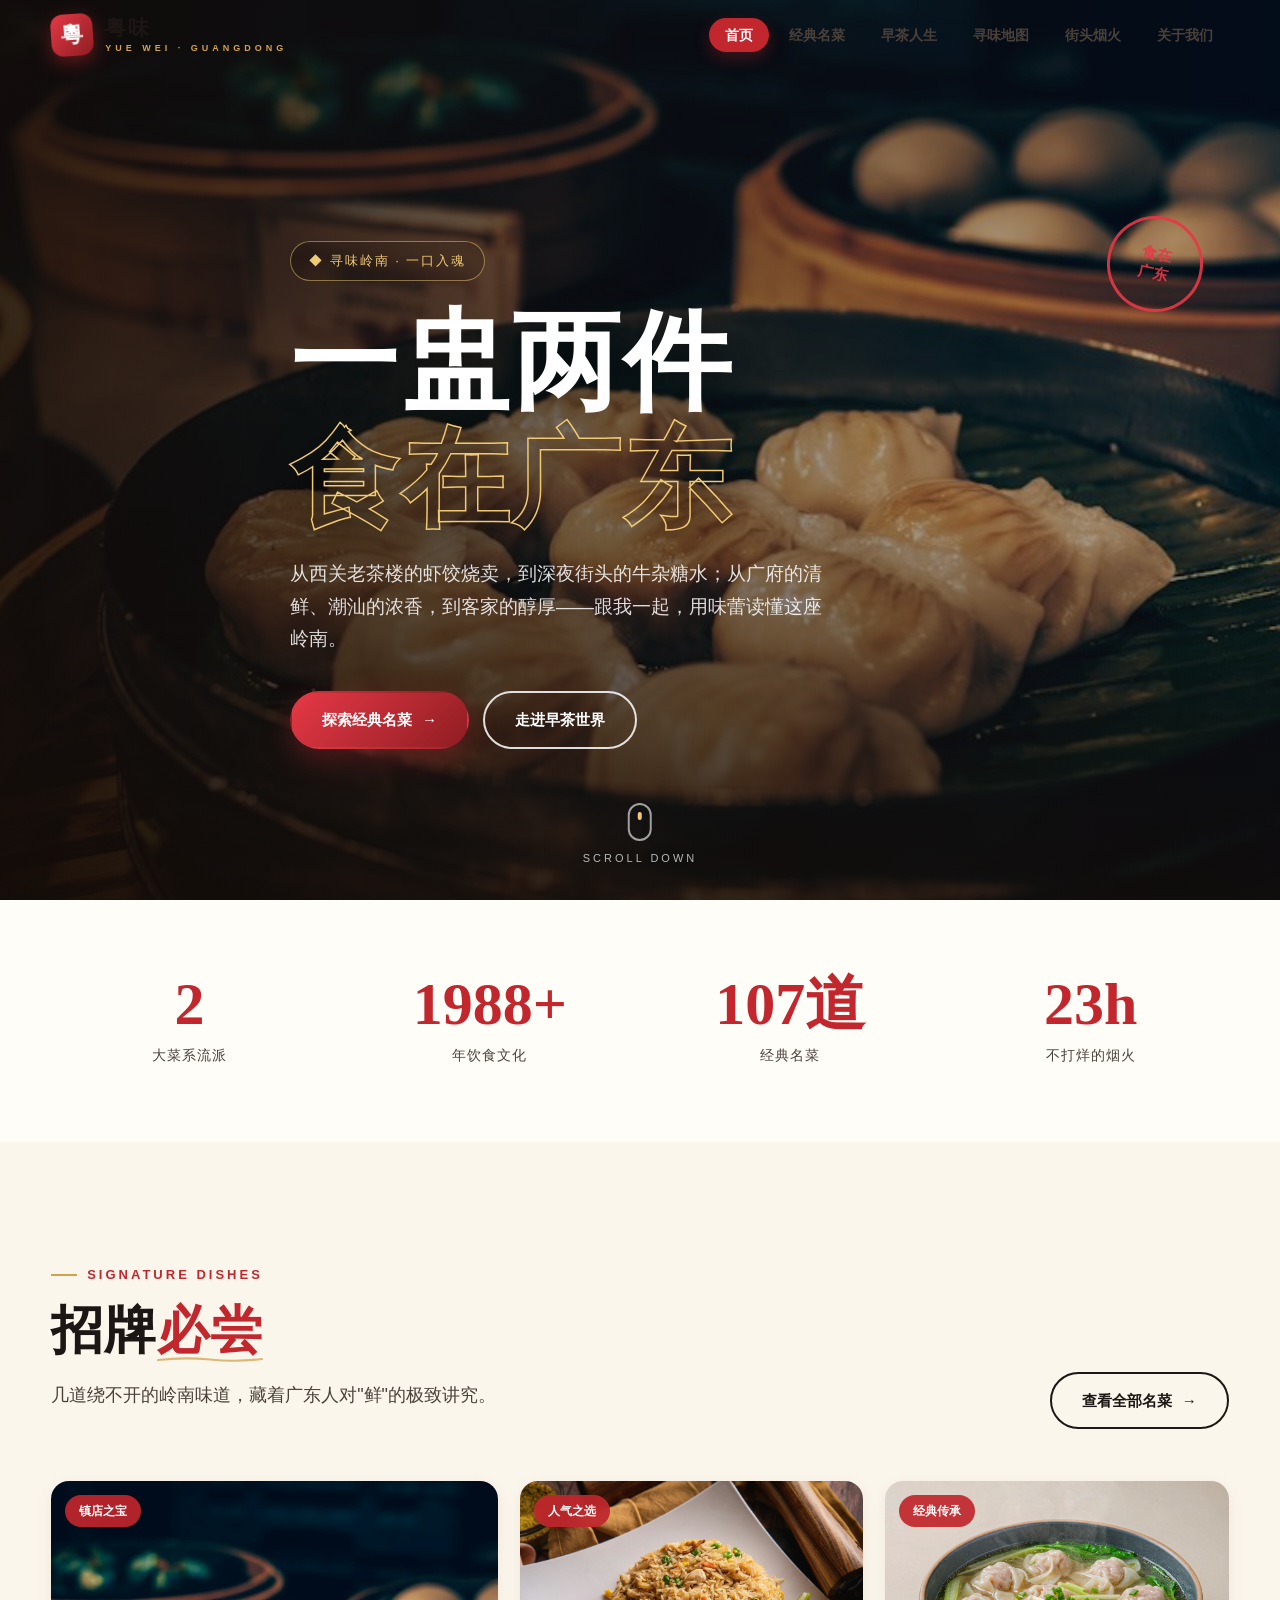
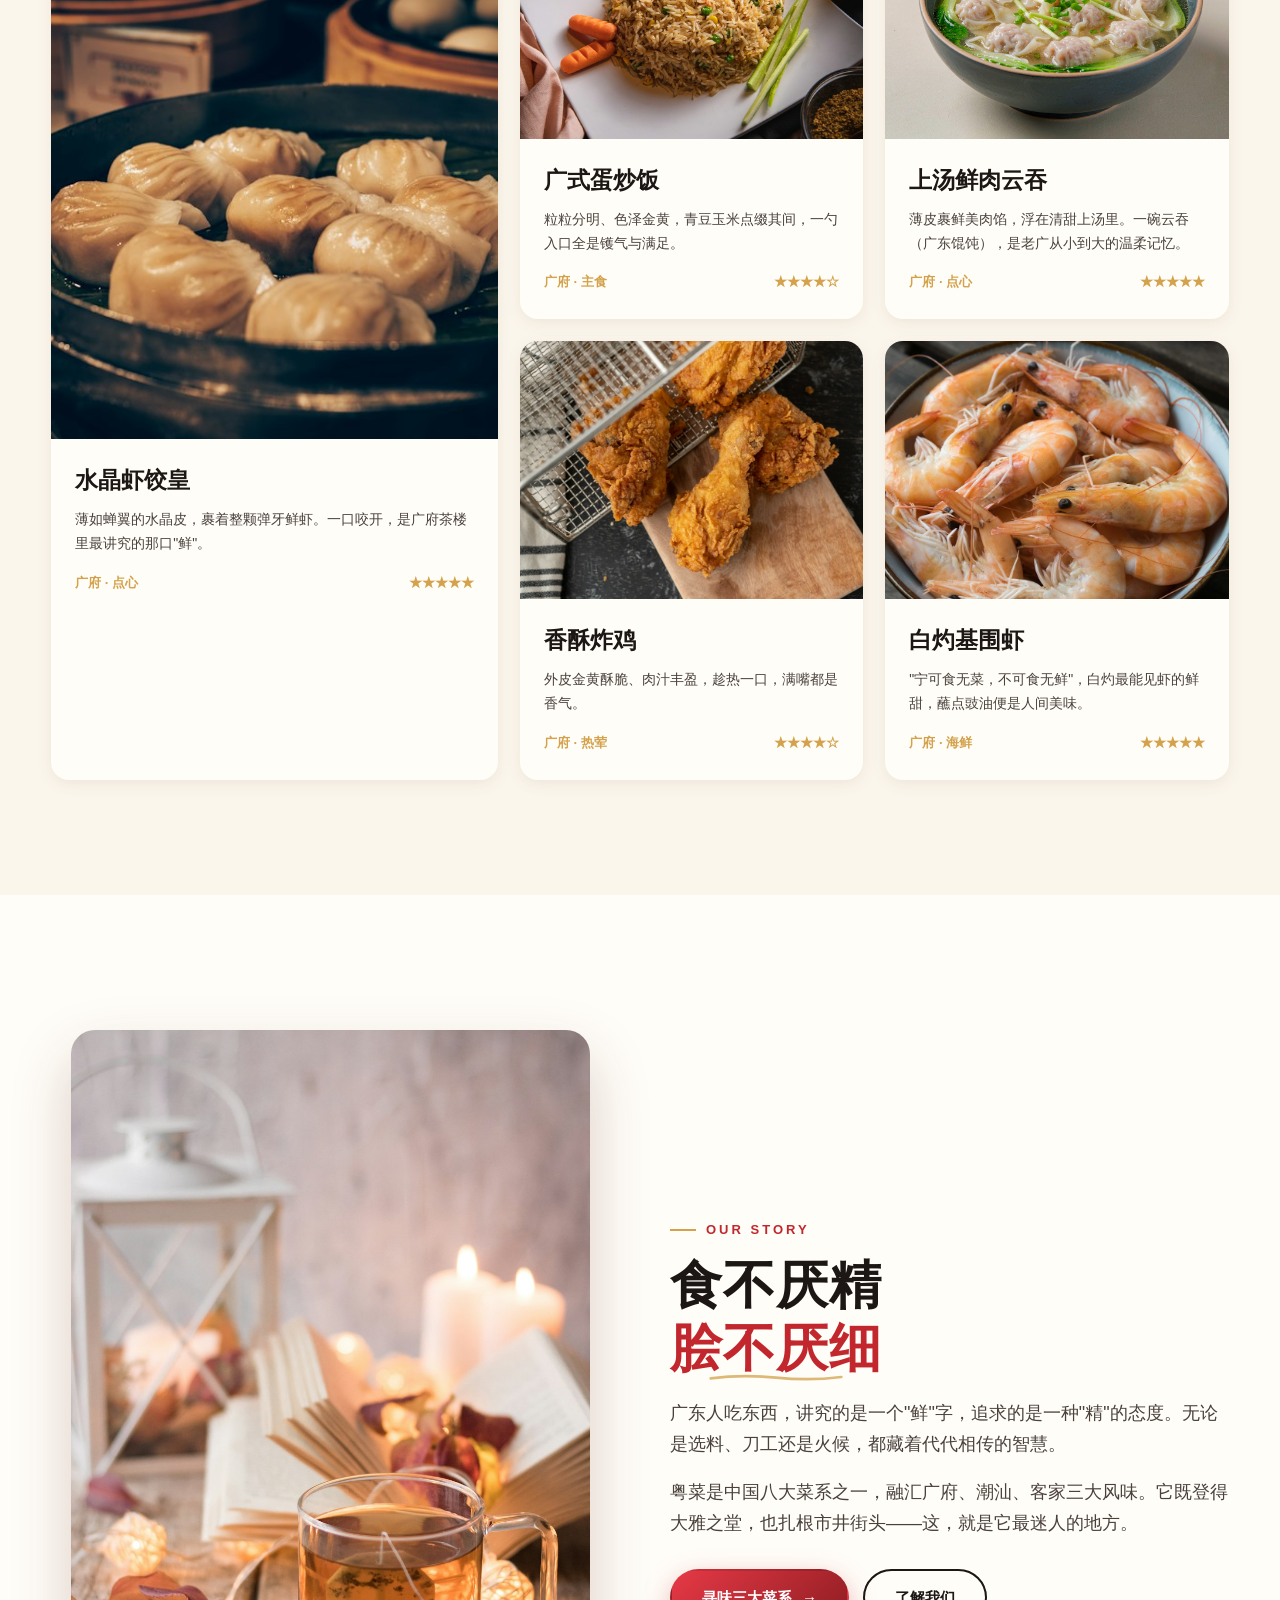
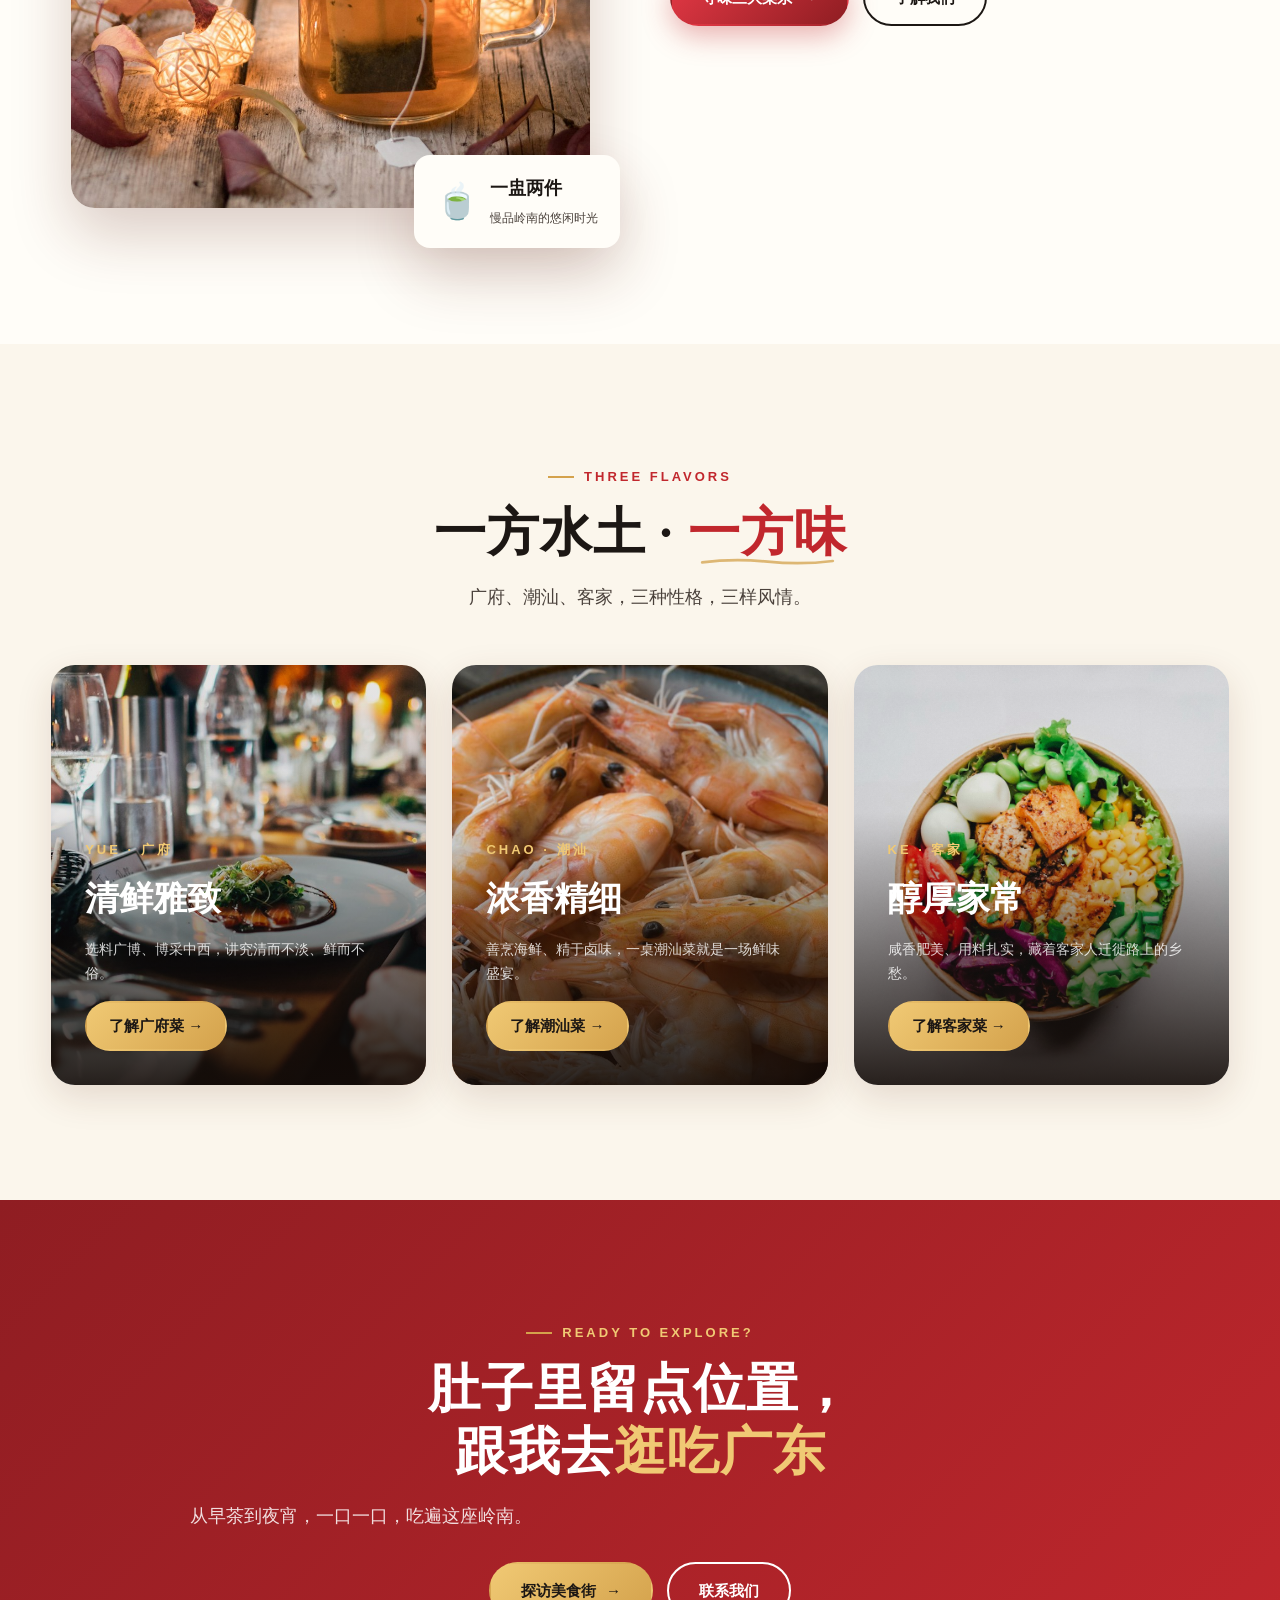
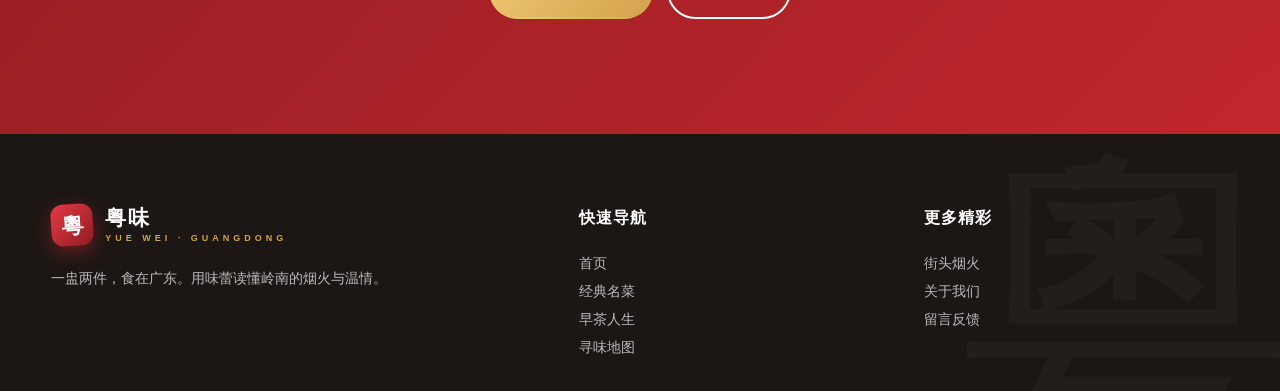
<file: index.htm>
<!DOCTYPE html>
<html lang="zh-CN">
<head>
  <meta charset="UTF-8">
  <meta name="viewport" content="width=device-width, initial-scale=1.0">
  <meta name="description" content="粤味·广东美食网 —— 探寻广府、潮汕、客家的地道风味，从一盅早茶到街头烟火，带你读懂广东人的舌尖江湖。">
  <title>粤味 · 广东美食网</title>
  <link rel="stylesheet" href="css/style.css">
  <style>
    /* 首页专属样式 */
    /* 深色 Hero 上的幽灵按钮：提高描边与文字对比度，保证可读性 */
    .hero__actions .btn-ghost { border-color: rgba(255,255,255,.85); color: #fff; }
    .hero__actions .btn-ghost:hover { background: #fff; color: var(--ink); }
    .featured { display: grid; grid-template-columns: 1.3fr 1fr 1fr; gap: 22px; }
    .featured .card:first-child { grid-row: span 2; }
    .featured .card:first-child .card__media { aspect-ratio: 4/5; }
    .story { display: grid; grid-template-columns: 1fr 1fr; gap: 60px; align-items: center; }
    .story__visual { position: relative; padding: 20px; }
    .story__visual img { border-radius: 24px; box-shadow: var(--shadow-lg); }
    .story__visual .frame { position: absolute; inset: 0; border: 2px solid var(--gold); border-radius: 34px; transform: rotate(3deg); z-index: -1; }
    .story__visual .floating-card {
      position: absolute; right: -10px; bottom: -20px; background: var(--paper);
      padding: 18px 22px; border-radius: 16px; box-shadow: var(--shadow-lg); z-index: 3;
      display: flex; align-items: center; gap: 12px;
    }
    .floating-card .em { font-size: 34px; }
    .floating-card b { font-family: var(--font-serif); font-size: 18px; display: block; }
    .floating-card small { color: var(--ink-soft); font-size: 12px; }
    @media(max-width: 900px){ .featured{grid-template-columns:1fr 1fr;} .featured .card:first-child{grid-row:auto;} .featured .card:first-child .card__media{aspect-ratio:4/3;} .story{grid-template-columns:1fr;gap:40px;} }
    @media(max-width: 560px){ .featured{grid-template-columns:1fr;} }
  </style>
</head>
<body>

  <!-- ===== 导航 ===== -->
  <header class="site-header">
    <nav class="nav wrap" aria-label="主导航">
      <a href="index.htm" class="brand" aria-label="粤味首页">
        <span class="seal">粵</span>
        <span class="name">粤味<small>YUE WEI · GUANGDONG</small></span>
      </a>
      <button class="hamburger" aria-label="打开菜单" aria-expanded="false">
        <span></span><span></span><span></span>
      </button>
      <ul class="nav-links">
        <li><a href="index.htm" data-page="index.htm">首页</a></li>
        <li><a href="dishes.htm" data-page="dishes.htm">经典名菜</a></li>
        <li><a href="morning-tea.htm" data-page="morning-tea.htm">早茶人生</a></li>
        <li><a href="map.htm" data-page="map.htm">寻味地图</a></li>
        <li><a href="street.htm" data-page="street.htm">街头烟火</a></li>
        <li><a href="about.htm" data-page="about.htm">关于我们</a></li>
      </ul>
    </nav>
  </header>

  <!-- ===== Hero 首屏 ===== -->
  <section class="hero">
    <img class="hero-slide active" src="images/hero-dimsum.jpg" alt="广东早茶虾饺蒸笼">
    <img class="hero-slide" src="images/table.jpg" alt="精致粤菜餐桌">
    <img class="hero-slide" src="images/street2.jpg" alt="餐厅美食氛围">
    <div class="hero__stamp">食在<br>广东</div>
    <div class="hero__inner wrap">
      <span class="hero__tag">◆ 寻味岭南 · 一口入魂</span>
      <h1 class="hero__title">一盅两件<br><span class="stroke">食在广东</span></h1>
      <p class="hero__desc">从西关老茶楼的虾饺烧卖，到深夜街头的牛杂糖水；从广府的清鲜、潮汕的浓香，到客家的醇厚——跟我一起，用味蕾读懂这座岭南。</p>
      <div class="hero__actions">
        <a href="dishes.htm" class="btn btn-primary">探索经典名菜 <span class="arrow">→</span></a>
        <a href="morning-tea.htm" class="btn btn-ghost">走进早茶世界</a>
      </div>
    </div>
    <div class="hero__scroll">
      <div class="mouse"></div>
      <span>SCROLL DOWN</span>
    </div>
  </section>

  <!-- ===== 数据条 ===== -->
  <section class="section section--tint" style="padding:50px 0;">
    <div class="wrap stats">
      <div class="stat reveal"><div class="stat__num" data-count="3">0</div><div class="stat__label">大菜系流派</div></div>
      <div class="stat reveal" data-delay="1"><div class="stat__num" data-count="2000" data-suffix="+">0</div><div class="stat__label">年饮食文化</div></div>
      <div class="stat reveal" data-delay="2"><div class="stat__num" data-count="108" data-suffix="道">0</div><div class="stat__label">经典名菜</div></div>
      <div class="stat reveal" data-delay="3"><div class="stat__num" data-count="24" data-suffix="h">0</div><div class="stat__label">不打烊的烟火</div></div>
    </div>
  </section>

  <!-- ===== 招牌推荐 ===== -->
  <section class="section">
    <div class="wrap">
      <div class="sec-head sec-head--split reveal">
        <div>
          <span class="eyebrow">Signature Dishes</span>
          <h2 class="h2">招牌<span class="accent">必尝</span></h2>
          <p class="lead">几道绕不开的岭南味道，藏着广东人对"鲜"的极致讲究。</p>
        </div>
        <a href="dishes.htm" class="btn btn-ghost">查看全部名菜 <span class="arrow">→</span></a>
      </div>
      <div class="featured">
        <article class="card reveal">
          <div class="card__media"><span class="card__badge">镇店之宝</span><img src="images/hero-dimsum.jpg" alt="水晶虾饺" loading="lazy"></div>
          <div class="card__body">
            <h3 class="card__title">水晶虾饺皇</h3>
            <p class="card__text">薄如蝉翼的水晶皮，裹着整颗弹牙鲜虾。一口咬开，是广府茶楼里最讲究的那口"鲜"。</p>
            <div class="card__meta"><span>广府 · 点心</span><span>★★★★★</span></div>
          </div>
        </article>
        <article class="card reveal" data-delay="1">
          <div class="card__media"><span class="card__badge">人气之选</span><img src="images/dish-roast.jpg" alt="广式蛋炒饭" loading="lazy"></div>
          <div class="card__body">
            <h3 class="card__title">广式蛋炒饭</h3>
            <p class="card__text">粒粒分明、色泽金黄，青豆玉米点缀其间，一勺入口全是镬气与满足。</p>
            <div class="card__meta"><span>广府 · 主食</span><span>★★★★☆</span></div>
          </div>
        </article>
        <article class="card reveal" data-delay="2">
          <div class="card__media"><span class="card__badge">经典传承</span><img src="images/wonton.jpg" alt="上汤鲜肉云吞" loading="lazy"></div>
          <div class="card__body">
            <h3 class="card__title">上汤鲜肉云吞</h3>
            <p class="card__text">薄皮裹鲜美肉馅，浮在清甜上汤里。一碗云吞（广东馄饨），是老广从小到大的温柔记忆。</p>
            <div class="card__meta"><span>广府 · 点心</span><span>★★★★★</span></div>
          </div>
        </article>
        <article class="card reveal">
          <div class="card__media"><img src="images/dish-chicken.jpg" alt="香酥炸鸡" loading="lazy"></div>
          <div class="card__body">
            <h3 class="card__title">香酥炸鸡</h3>
            <p class="card__text">外皮金黄酥脆、肉汁丰盈，趁热一口，满嘴都是香气。</p>
            <div class="card__meta"><span>广府 · 热荤</span><span>★★★★☆</span></div>
          </div>
        </article>
        <article class="card reveal" data-delay="1">
          <div class="card__media"><img src="images/dish-shrimp.jpg" alt="白灼鲜虾" loading="lazy"></div>
          <div class="card__body">
            <h3 class="card__title">白灼基围虾</h3>
            <p class="card__text">"宁可食无菜，不可食无鲜"，白灼最能见虾的鲜甜，蘸点豉油便是人间美味。</p>
            <div class="card__meta"><span>广府 · 海鲜</span><span>★★★★★</span></div>
          </div>
        </article>
      </div>
    </div>
  </section>

  <!-- ===== 品牌故事（分栏 + 悬浮卡） ===== -->
  <section class="section section--tint">
    <div class="wrap story">
      <div class="story__visual reveal">
        <div class="frame"></div>
        <img src="images/teatime.jpg" alt="功夫茶" loading="lazy">
        <div class="floating-card">
          <span class="em">🍵</span>
          <div><b>一盅两件</b><small>慢品岭南的悠闲时光</small></div>
        </div>
      </div>
      <div class="reveal" data-delay="1">
        <span class="eyebrow">Our Story</span>
        <h2 class="h2">食不厌精<br><span class="accent">脍不厌细</span></h2>
        <p class="lead">广东人吃东西，讲究的是一个"鲜"字，追求的是一种"精"的态度。无论是选料、刀工还是火候，都藏着代代相传的智慧。</p>
        <p class="lead" style="margin-top:16px;">粤菜是中国八大菜系之一，融汇广府、潮汕、客家三大风味。它既登得大雅之堂，也扎根市井街头——这，就是它最迷人的地方。</p>
        <div style="margin-top:30px;display:flex;gap:14px;flex-wrap:wrap;">
          <a href="map.htm" class="btn btn-primary">寻味三大菜系 <span class="arrow">→</span></a>
          <a href="about.htm" class="btn btn-ghost">了解我们</a>
        </div>
      </div>
    </div>
  </section>

  <!-- ===== 三大菜系预告 ===== -->
  <section class="section">
    <div class="wrap">
      <div class="sec-head center reveal">
        <span class="eyebrow">Three Flavors</span>
        <h2 class="h2">一方水土 · <span class="accent">一方味</span></h2>
        <p class="lead center">广府、潮汕、客家，三种性格，三样风情。</p>
      </div>
      <div class="grid grid--3">
        <a href="map.htm#guangfu" class="region-card reveal">
          <img src="images/table.jpg" alt="广府菜" loading="lazy">
          <div class="region-card__body"><span class="tag">YUE · 广府</span><h3>清鲜雅致</h3><p>选料广博、博采中西，讲究清而不淡、鲜而不俗。</p><span class="btn btn-gold" style="padding:10px 22px;">了解广府菜 →</span></div>
        </a>
        <a href="map.htm#chaoshan" class="region-card reveal" data-delay="1">
          <img src="images/dish-shrimp.jpg" alt="潮汕菜" loading="lazy">
          <div class="region-card__body"><span class="tag">CHAO · 潮汕</span><h3>浓香精细</h3><p>善烹海鲜、精于卤味，一桌潮汕菜就是一场鲜味盛宴。</p><span class="btn btn-gold" style="padding:10px 22px;">了解潮汕菜 →</span></div>
        </a>
        <a href="map.htm#kejia" class="region-card reveal" data-delay="2">
          <img src="images/tofu.jpg" alt="客家菜" loading="lazy">
          <div class="region-card__body"><span class="tag">KE · 客家</span><h3>醇厚家常</h3><p>咸香肥美、用料扎实，藏着客家人迁徙路上的乡愁。</p><span class="btn btn-gold" style="padding:10px 22px;">了解客家菜 →</span></div>
        </a>
      </div>
    </div>
  </section>

  <!-- ===== 行动号召 CTA ===== -->
  <section class="section" style="background:linear-gradient(135deg,var(--red-deep),var(--red));color:#fff;text-align:center;">
    <div class="wrap reveal">
      <span class="eyebrow" style="color:var(--gold-light);">Ready to Explore?</span>
      <h2 class="h2" style="color:#fff;">肚子里留点位置，<br>跟我去<span style="color:var(--gold-light);">逛吃广东</span></h2>
      <p class="lead center" style="color:rgba(255,255,255,.85);">从早茶到夜宵，一口一口，吃遍这座岭南。</p>
      <div style="margin-top:30px;display:flex;gap:14px;justify-content:center;flex-wrap:wrap;">
        <a href="street.htm" class="btn btn-gold">探访美食街 <span class="arrow">→</span></a>
        <a href="about.htm" class="btn" style="border-color:#fff;color:#fff;">联系我们</a>
      </div>
    </div>
  </section>

  <!-- ===== 页脚 ===== -->
  <footer class="site-footer">
    <div class="wrap footer-grid">
      <div class="footer-brand">
        <a href="index.htm" class="brand"><span class="seal">粵</span><span class="name">粤味<small>YUE WEI · GUANGDONG</small></span></a>
        <p style="margin-top:18px;">一盅两件，食在广东。用味蕾读懂岭南的烟火与温情。</p>
      </div>
      <div><h4>快速导航</h4><ul>
        <li><a href="index.htm">首页</a></li><li><a href="dishes.htm">经典名菜</a></li>
        <li><a href="morning-tea.htm">早茶人生</a></li><li><a href="map.htm">寻味地图</a></li>
      </ul></div>
      <div><h4>更多精彩</h4><ul>
        <li><a href="street.htm">街头烟火</a></li><li><a href="about.htm">关于我们</a></li>
        <li><a href="about.htm#contact">留言反馈</a></li>
      </ul></div>
    </div>
  </footer>

  <button class="to-top" aria-label="回到顶部">↑</button>
  <script src="js/main.js"></script>
</body>
</html>
</file>
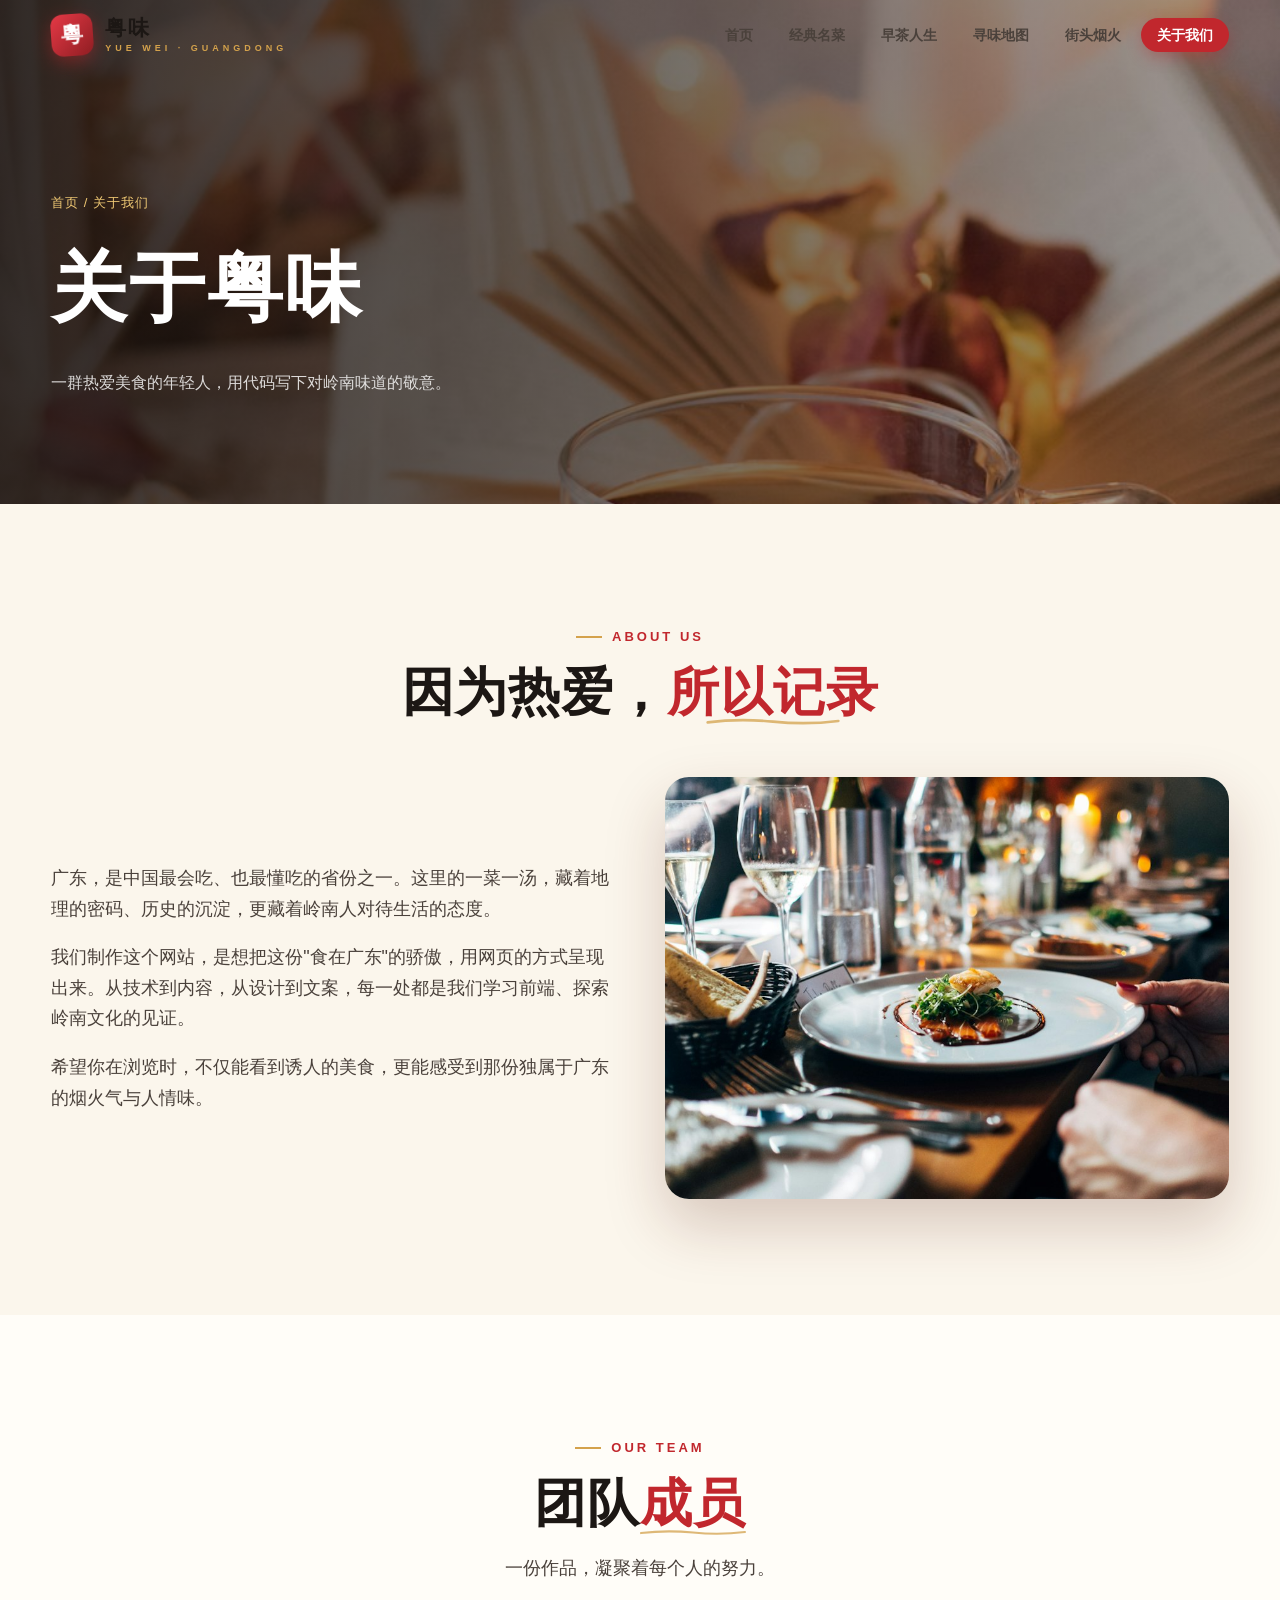
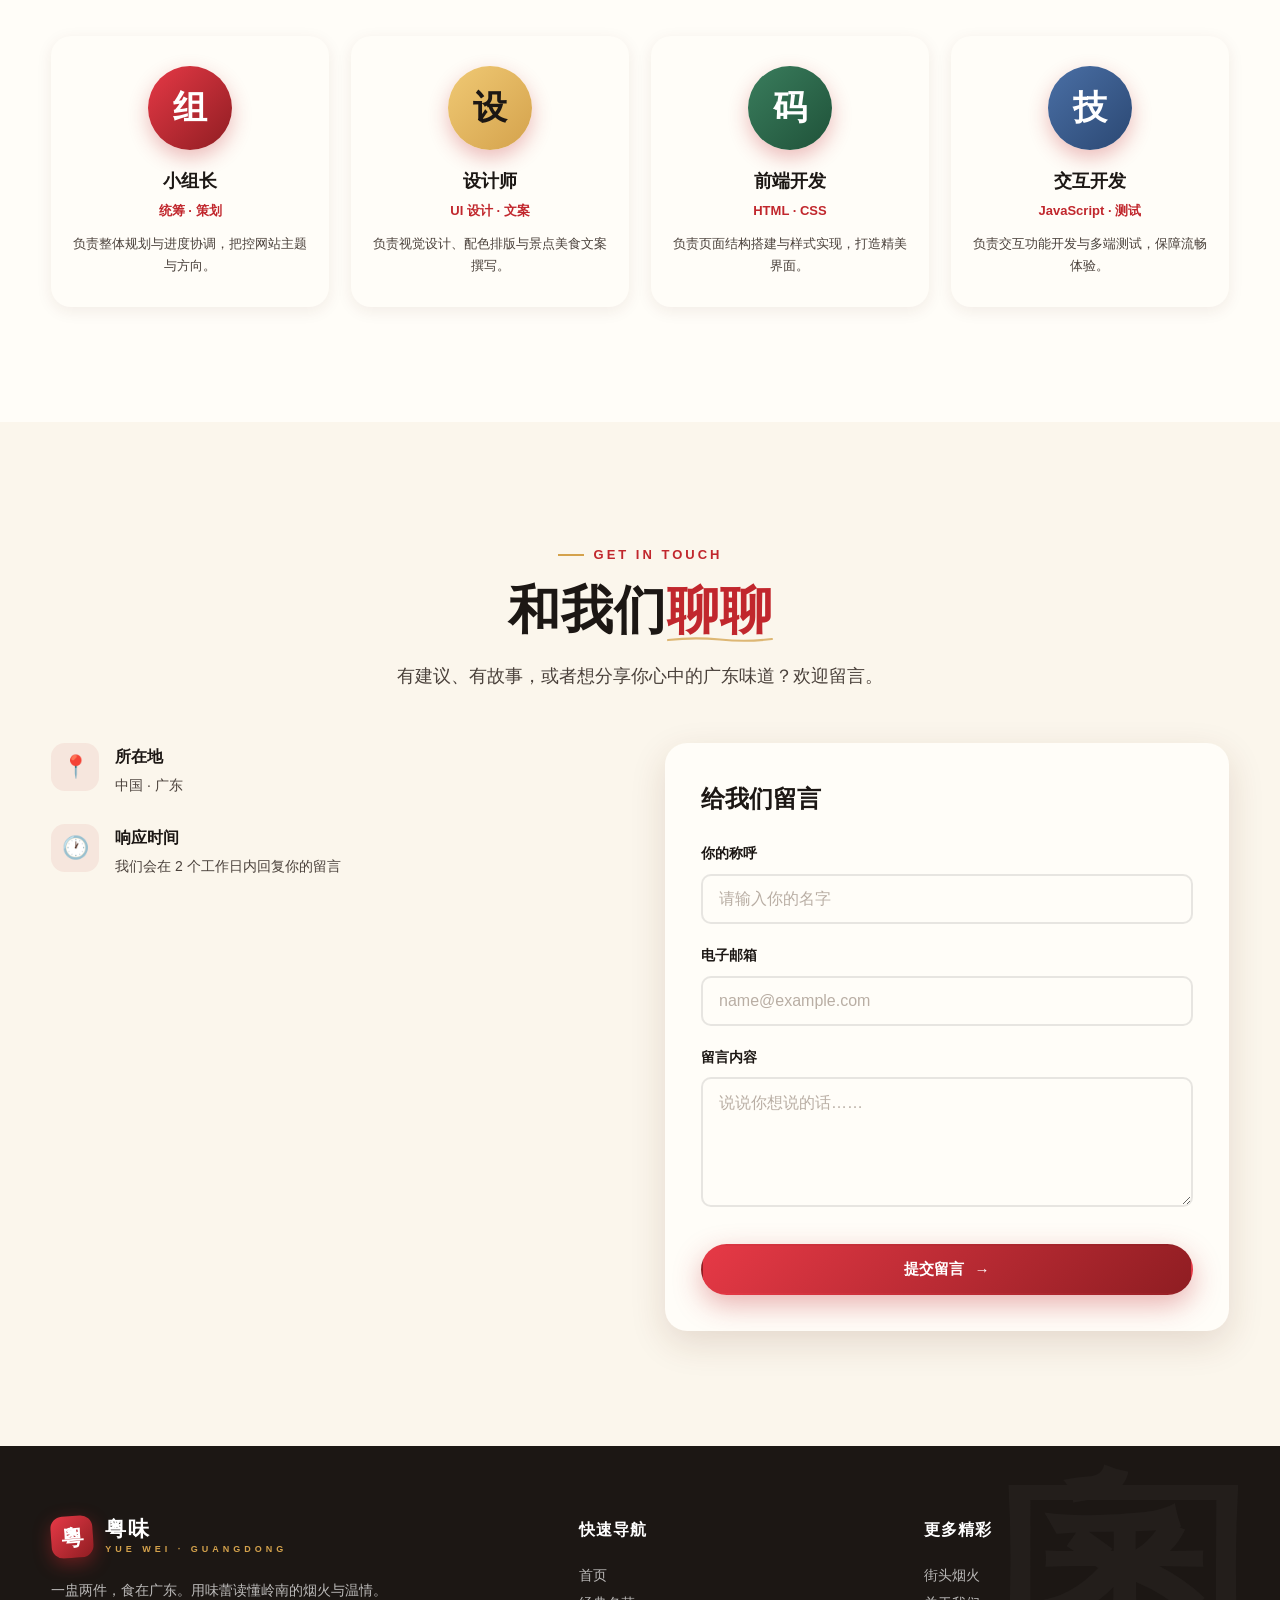
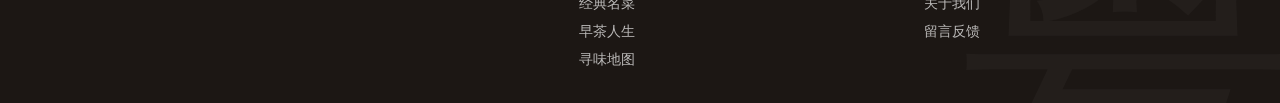
<file: about.htm>
<!DOCTYPE html>
<html lang="zh-CN">
<head>
  <meta charset="UTF-8">
  <meta name="viewport" content="width=device-width, initial-scale=1.0">
  <meta name="description" content="关于粤味广东美食网——我们的创作初衷、团队成员与联系方式，欢迎交流分享岭南美食文化。">
  <title>关于我们 · 粤味广东美食网</title>
  <link rel="stylesheet" href="css/style.css">
  <style>
    .page-hero { position: relative; min-height: 56vh; display: flex; align-items: center; color: #fff; padding-top: 100px; overflow: hidden; }
    .page-hero__bg { position: absolute; inset: 0; width: 100%; height: 100%; object-fit: cover; z-index: -2; }
    .page-hero::after { content: ""; position: absolute; inset: 0; z-index: -1; background: linear-gradient(90deg, rgba(20,12,8,.85), rgba(20,12,8,.35)); }
    .page-hero h1 { font-family: var(--font-serif); font-size: clamp(40px,7vw,76px); margin: 10px 0; letter-spacing: 2px; }
    .page-hero p { color: rgba(255,255,255,.82); max-width: 560px; }
    .crumb { font-size: 13px; color: var(--gold-light); letter-spacing: 1px; }
    .crumb a:hover { text-decoration: underline; }

    /* 团队卡 */
    .team-grid { display: grid; grid-template-columns: repeat(4,1fr); gap: 22px; }
    .member { text-align: center; padding: 30px 18px; background: var(--paper); border-radius: 20px; box-shadow: var(--shadow-sm); transition: transform .4s var(--ease), box-shadow .4s var(--ease); }
    .member:hover { transform: translateY(-10px); box-shadow: var(--shadow-md); }
    .member__avatar { width: 84px; height: 84px; margin: 0 auto 16px; border-radius: 50%; display: grid; place-items: center; font-family: var(--font-serif); font-size: 34px; font-weight: 800; color: #fff; background: linear-gradient(135deg, var(--red-bright), var(--red-deep)); box-shadow: 0 8px 20px rgba(193,39,45,.3); }
    .member:nth-child(2) .member__avatar { background: linear-gradient(135deg, var(--gold-light), var(--gold)); color: var(--ink); }
    .member:nth-child(3) .member__avatar { background: linear-gradient(135deg, #3a7d5d, #1f5239); }
    .member:nth-child(4) .member__avatar { background: linear-gradient(135deg, #4a6fa5, #2b4873); }
    .member h4 { font-size: 18px; margin: 0 0 4px; }
    .member .role { color: var(--red); font-size: 13px; font-weight: 700; }
    .member p { color: var(--ink-soft); font-size: 13px; margin: 10px 0 0; }

    /* 联系区 */
    .contact-wrap { display: grid; grid-template-columns: 1fr 1fr; gap: 50px; align-items: start; }
    .contact-info .info-item { display: flex; align-items: flex-start; gap: 16px; margin-bottom: 26px; }
    .contact-info .info-item .ic { width: 48px; height: 48px; flex: 0 0 48px; border-radius: 14px; background: rgba(193,39,45,.08); color: var(--red); display: grid; place-items: center; font-size: 22px; }
    .contact-info .info-item h4 { margin: 0 0 4px; font-size: 16px; }
    .contact-info .info-item p { margin: 0; color: var(--ink-soft); font-size: 14px; }
    .contact-form-box { background: var(--paper); padding: 36px; border-radius: 22px; box-shadow: var(--shadow-md); }
    @media(max-width: 900px){ .team-grid{grid-template-columns:repeat(2,1fr);} .contact-wrap{grid-template-columns:1fr;gap:30px;} }
    @media(max-width: 480px){ .team-grid{grid-template-columns:1fr;} .contact-form-box{padding:24px;} }
  </style>
</head>
<body>

  <!-- 导航 -->
  <header class="site-header">
    <nav class="nav wrap" aria-label="主导航">
      <a href="index.htm" class="brand"><span class="seal">粵</span><span class="name">粤味<small>YUE WEI · GUANGDONG</small></span></a>
      <button class="hamburger" aria-label="打开菜单" aria-expanded="false"><span></span><span></span><span></span></button>
      <ul class="nav-links">
        <li><a href="index.htm" data-page="index.htm">首页</a></li>
        <li><a href="dishes.htm" data-page="dishes.htm">经典名菜</a></li>
        <li><a href="morning-tea.htm" data-page="morning-tea.htm">早茶人生</a></li>
        <li><a href="map.htm" data-page="map.htm">寻味地图</a></li>
        <li><a href="street.htm" data-page="street.htm">街头烟火</a></li>
        <li><a href="about.htm" data-page="about.htm">关于我们</a></li>
      </ul>
    </nav>
  </header>

  <!-- 页头 -->
  <section class="page-hero">
    <img class="page-hero__bg" src="images/teatime.jpg" alt="功夫茶">
    <div class="wrap">
      <div class="crumb"><a href="index.htm">首页</a> / 关于我们</div>
      <h1>关于粤味</h1>
      <p>一群热爱美食的年轻人，用代码写下对岭南味道的敬意。</p>
    </div>
  </section>

  <!-- 创作初衷 -->
  <section class="section">
    <div class="wrap">
      <div class="sec-head center reveal"><span class="eyebrow">About Us</span><h2 class="h2">因为热爱，<span class="accent">所以记录</span></h2></div>
      <div class="grid grid--2 reveal" style="gap:50px;align-items:center;">
        <div>
          <p class="lead">广东，是中国最会吃、也最懂吃的省份之一。这里的一菜一汤，藏着地理的密码、历史的沉淀，更藏着岭南人对待生活的态度。</p>
          <p class="lead" style="margin-top:16px;">我们制作这个网站，是想把这份"食在广东"的骄傲，用网页的方式呈现出来。从技术到内容，从设计到文案，每一处都是我们学习前端、探索岭南文化的见证。</p>
          <p class="lead" style="margin-top:16px;">希望你在浏览时，不仅能看到诱人的美食，更能感受到那份独属于广东的烟火气与人情味。</p>
        </div>
        <div class="reveal" data-delay="1"><img src="images/table.jpg" alt="美食餐桌" style="border-radius:24px;box-shadow:var(--shadow-lg);width:100%;aspect-ratio:4/3;object-fit:cover;"></div>
      </div>
    </div>
  </section>

  <!-- 团队 -->
  <section class="section section--tint">
    <div class="wrap">
      <div class="sec-head center reveal"><span class="eyebrow">Our Team</span><h2 class="h2">团队<span class="accent">成员</span></h2><p class="lead center">一份作品，凝聚着每个人的努力。</p></div>
      <div class="team-grid">
        <div class="member reveal"><div class="member__avatar">组</div><h4>小组长</h4><div class="role">统筹 · 策划</div><p>负责整体规划与进度协调，把控网站主题与方向。</p></div>
        <div class="member reveal" data-delay="1"><div class="member__avatar">设</div><h4>设计师</h4><div class="role">UI 设计 · 文案</div><p>负责视觉设计、配色排版与景点美食文案撰写。</p></div>
        <div class="member reveal" data-delay="2"><div class="member__avatar">码</div><h4>前端开发</h4><div class="role">HTML · CSS</div><p>负责页面结构搭建与样式实现，打造精美界面。</p></div>
        <div class="member reveal" data-delay="3"><div class="member__avatar">技</div><h4>交互开发</h4><div class="role">JavaScript · 测试</div><p>负责交互功能开发与多端测试，保障流畅体验。</p></div>
      </div>
    </div>
  </section>

  <!-- 联系 -->
  <section class="section" id="contact">
    <div class="wrap">
      <div class="sec-head center reveal"><span class="eyebrow">Get in Touch</span><h2 class="h2">和我们<span class="accent">聊聊</span></h2><p class="lead center">有建议、有故事，或者想分享你心中的广东味道？欢迎留言。</p></div>
      <div class="contact-wrap">
        <div class="contact-info reveal">
          <div class="info-item"><div class="ic">📍</div><div><h4>所在地</h4><p>中国 · 广东</p></div></div>
          <div class="info-item"><div class="ic">🕐</div><div><h4>响应时间</h4><p>我们会在 2 个工作日内回复你的留言</p></div></div>
        </div>

        <form class="contact-form-box reveal" id="contactForm" novalidate>
          <h3 style="font-family:var(--font-serif);font-size:24px;margin:0 0 22px;">给我们留言</h3>
          <div class="form-group">
            <label for="name">你的称呼</label>
            <input type="text" class="form-control" id="name" name="name" placeholder="请输入你的名字">
            <div class="form-error" id="err-name">请填写你的称呼</div>
          </div>
          <div class="form-group">
            <label for="email">电子邮箱</label>
            <input type="email" class="form-control" id="email" name="email" placeholder="name@example.com">
            <div class="form-error" id="err-email">请填写有效的邮箱地址</div>
          </div>
          <div class="form-group">
            <label for="message">留言内容</label>
            <textarea class="form-control" id="message" name="message" placeholder="说说你想说的话……"></textarea>
            <div class="form-error" id="err-msg">请填写留言内容</div>
          </div>
          <div class="form-ok" id="formOk">✓ 留言已提交，感谢你的分享！我们会尽快回复。</div>
          <button type="submit" class="btn btn-primary" style="width:100%;margin-top:8px;">提交留言 <span class="arrow">→</span></button>
        </form>
      </div>
    </div>
  </section>

  <!-- 页脚 -->
  <footer class="site-footer">
    <div class="wrap footer-grid">
      <div class="footer-brand"><a href="index.htm" class="brand"><span class="seal">粵</span><span class="name">粤味<small>YUE WEI · GUANGDONG</small></span></a><p style="margin-top:18px;">一盅两件，食在广东。用味蕾读懂岭南的烟火与温情。</p></div>
      <div><h4>快速导航</h4><ul><li><a href="index.htm">首页</a></li><li><a href="dishes.htm">经典名菜</a></li><li><a href="morning-tea.htm">早茶人生</a></li><li><a href="map.htm">寻味地图</a></li></ul></div>
      <div><h4>更多精彩</h4><ul><li><a href="street.htm">街头烟火</a></li><li><a href="about.htm">关于我们</a></li><li><a href="about.htm#contact">留言反馈</a></li></ul></div>
    </div>
  </footer>

  <button class="to-top" aria-label="回到顶部">↑</button>
  <script src="js/main.js"></script>
</body>
</html>
</file>
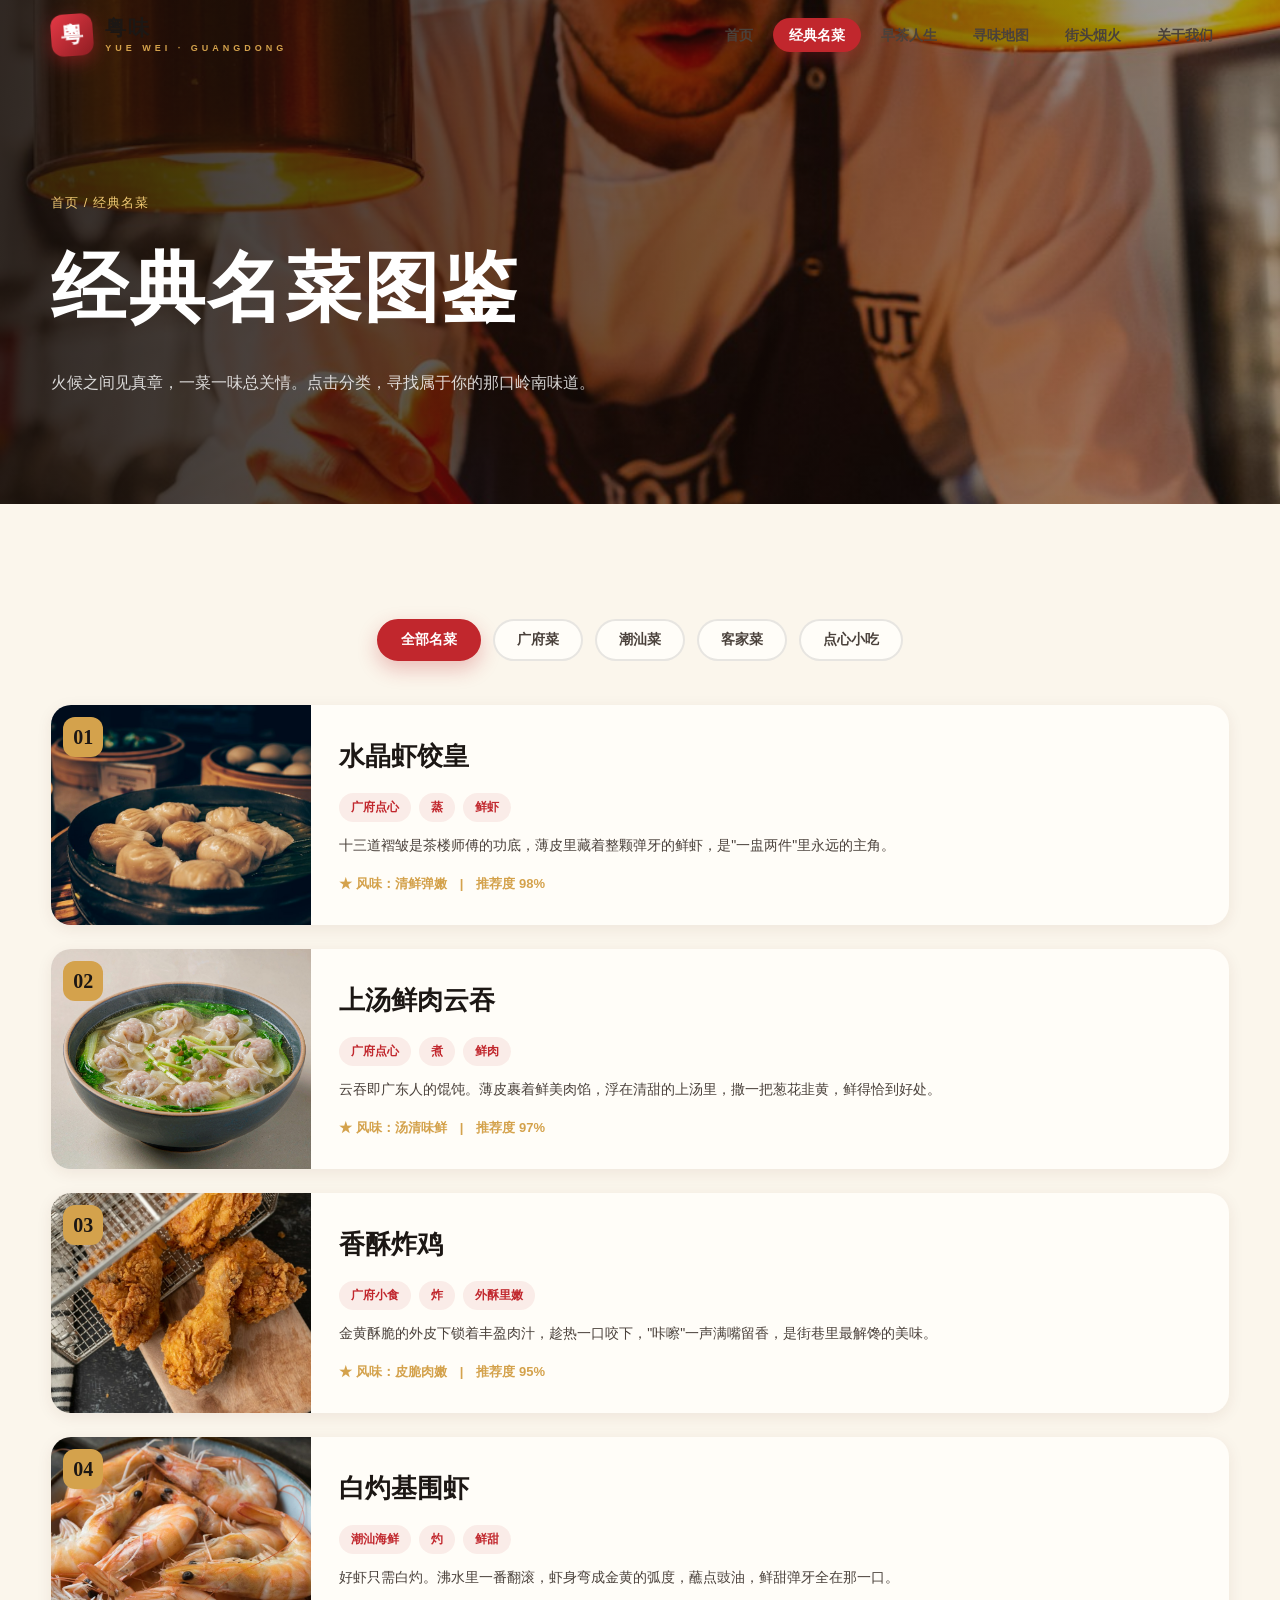
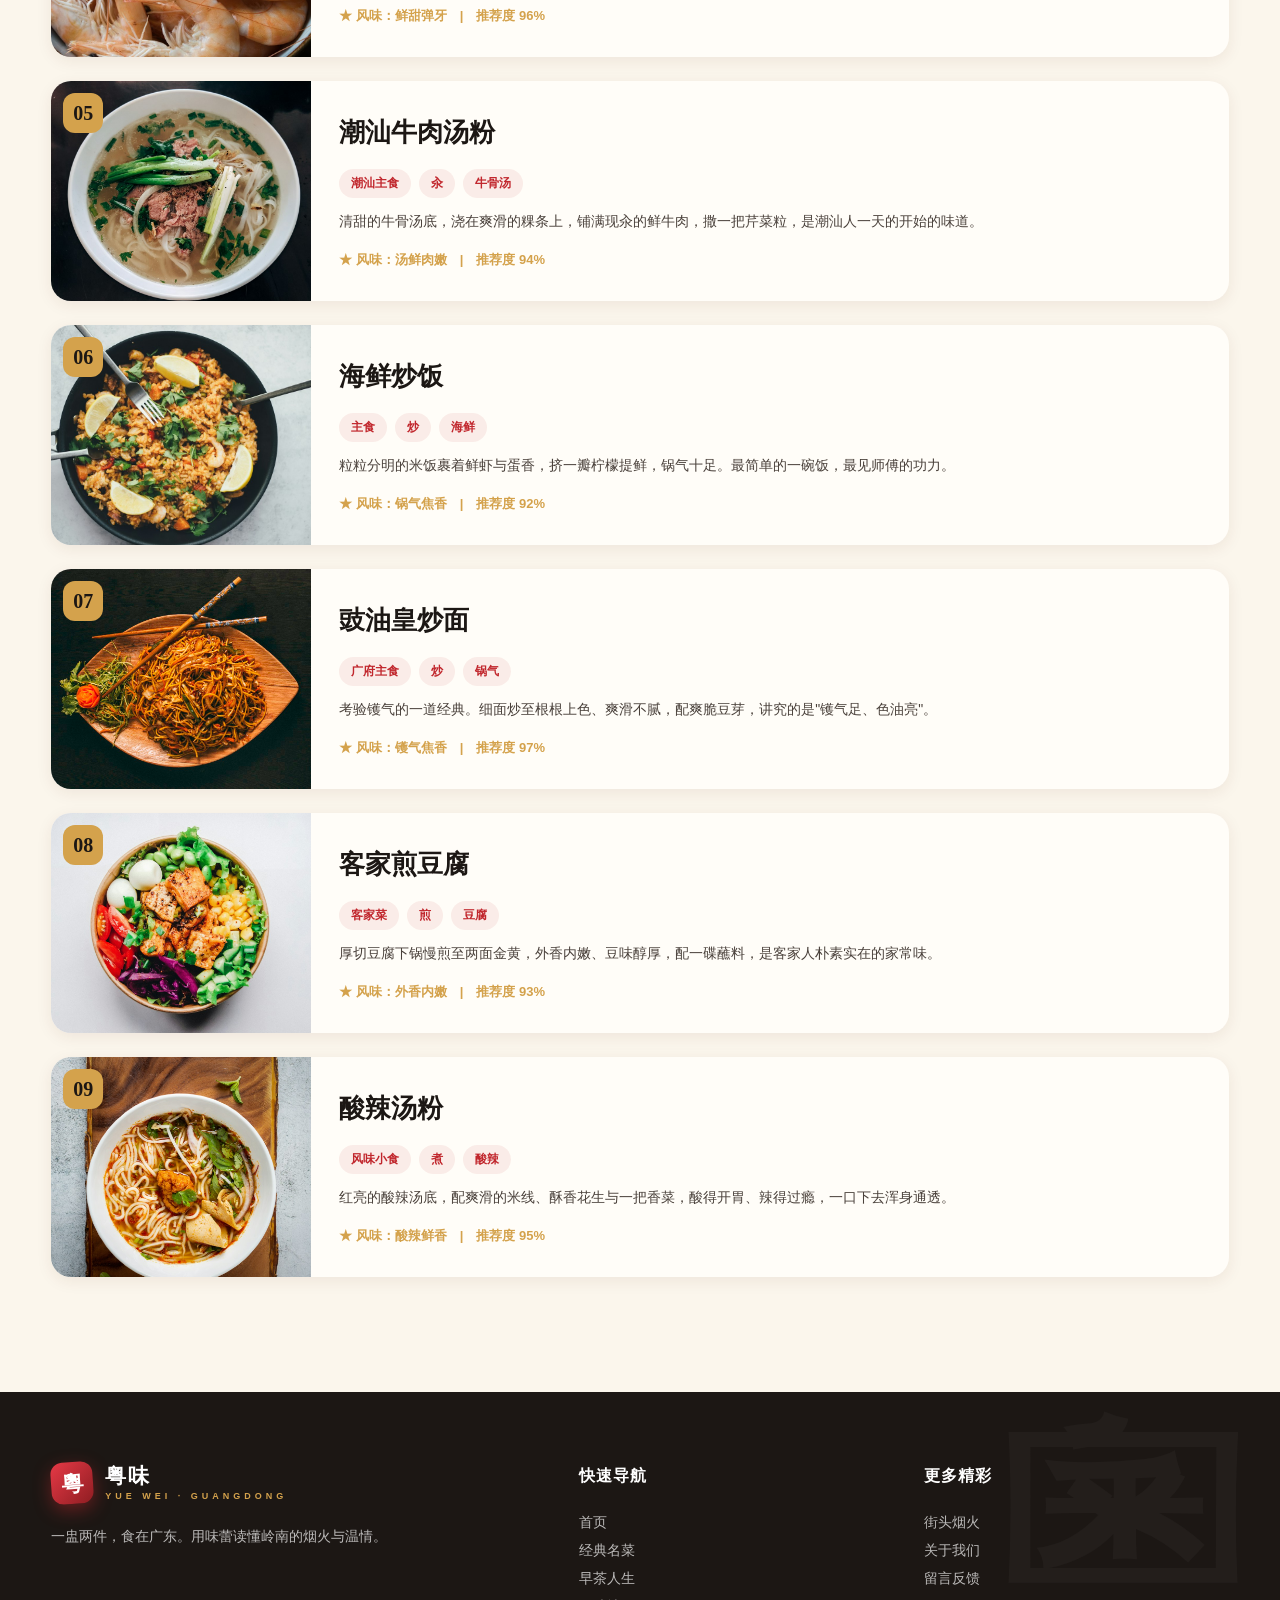
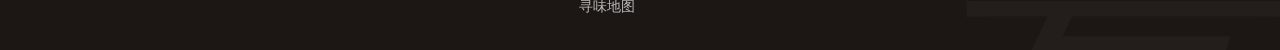
<file: dishes.htm>
<!DOCTYPE html>
<html lang="zh-CN">
<head>
  <meta charset="UTF-8">
  <meta name="viewport" content="width=device-width, initial-scale=1.0">
  <meta name="description" content="广东经典名菜图鉴——广府、潮汕、客家招牌菜一网打尽，附菜品故事与风味点评。">
  <title>经典名菜 · 粤味广东美食网</title>
  <link rel="stylesheet" href="css/style.css">
  <style>
    /* 内页通用页头 */
    .page-hero { position: relative; min-height: 56vh; display: flex; align-items: center; color: #fff; padding-top: 100px; overflow: hidden; }
    .page-hero__bg { position: absolute; inset: 0; width: 100%; height: 100%; object-fit: cover; z-index: -2; }
    .page-hero::after { content: ""; position: absolute; inset: 0; z-index: -1; background: linear-gradient(90deg, rgba(20,12,8,.85), rgba(20,12,8,.35)); }
    .page-hero h1 { font-family: var(--font-serif); font-size: clamp(40px,7vw,76px); margin: 10px 0; letter-spacing: 2px; }
    .page-hero p { color: rgba(255,255,255,.82); max-width: 560px; }
    .crumb { font-size: 13px; color: var(--gold-light); letter-spacing: 1px; }
    .crumb a:hover { text-decoration: underline; }

    /* 菜品大卡片 */
    .dish-card { display: grid; grid-template-columns: 260px 1fr; background: var(--paper); border-radius: 20px; overflow: hidden; box-shadow: var(--shadow-sm); transition: transform .45s var(--ease), box-shadow .45s var(--ease); }
    .dish-card:hover { transform: translateY(-8px); box-shadow: var(--shadow-lg); }
    .dish-card__img { position: relative; min-height: 220px; overflow: hidden; }
    .dish-card__img img { width: 100%; height: 100%; object-fit: cover; position: absolute; inset: 0; transition: transform .7s var(--ease); }
    .dish-card:hover .dish-card__img img { transform: scale(1.12); }
    .dish-card__rank { position: absolute; top: 12px; left: 12px; width: 40px; height: 40px; border-radius: 12px; background: var(--gold); color: var(--ink); font-family: var(--font-serif); font-weight: 900; font-size: 20px; display: grid; place-items: center; z-index: 2; }
    .dish-card__body { padding: 24px 28px; display: flex; flex-direction: column; justify-content: center; }
    .dish-card__body h3 { font-family: var(--font-serif); font-size: 26px; margin: 0 0 6px; }
    .dish-card__body .tags { display: flex; gap: 8px; flex-wrap: wrap; margin: 8px 0 12px; }
    .dish-card__body .tags span { font-size: 12px; padding: 4px 12px; border-radius: 100px; background: rgba(193,39,45,.08); color: var(--red); font-weight: 700; }
    .dish-card__body p { color: var(--ink-soft); margin: 0; font-size: 14px; }
    .dish-card__foot { margin-top: 16px; display: flex; align-items: center; gap: 8px; color: var(--gold); font-weight: 700; font-size: 13px; }
    @media(max-width: 720px){ .dish-card{grid-template-columns:1fr;} .dish-card__img{height:220px;min-height:auto;} }
  </style>
</head>
<body>

  <!-- 导航 -->
  <header class="site-header">
    <nav class="nav wrap" aria-label="主导航">
      <a href="index.htm" class="brand"><span class="seal">粵</span><span class="name">粤味<small>YUE WEI · GUANGDONG</small></span></a>
      <button class="hamburger" aria-label="打开菜单" aria-expanded="false"><span></span><span></span><span></span></button>
      <ul class="nav-links">
        <li><a href="index.htm" data-page="index.htm">首页</a></li>
        <li><a href="dishes.htm" data-page="dishes.htm">经典名菜</a></li>
        <li><a href="morning-tea.htm" data-page="morning-tea.htm">早茶人生</a></li>
        <li><a href="map.htm" data-page="map.htm">寻味地图</a></li>
        <li><a href="street.htm" data-page="street.htm">街头烟火</a></li>
        <li><a href="about.htm" data-page="about.htm">关于我们</a></li>
      </ul>
    </nav>
  </header>

  <!-- 页头 -->
  <section class="page-hero">
    <img class="page-hero__bg" src="images/chef.jpg" alt="粤菜大厨">
    <div class="wrap">
      <div class="crumb"><a href="index.htm">首页</a> / 经典名菜</div>
      <h1>经典名菜图鉴</h1>
      <p>火候之间见真章，一菜一味总关情。点击分类，寻找属于你的那口岭南味道。</p>
    </div>
  </section>

  <!-- 筛选 + 列表 -->
  <section class="section">
    <div class="wrap">
      <div class="filters reveal">
        <button class="filter-btn active" data-filter="all">全部名菜</button>
        <button class="filter-btn" data-filter="guangfu">广府菜</button>
        <button class="filter-btn" data-filter="chaoshan">潮汕菜</button>
        <button class="filter-btn" data-filter="kejia">客家菜</button>
        <button class="filter-btn" data-filter="dimsum">点心小吃</button>
      </div>

      <div class="grid" style="gap:24px;">

        <article class="dish-card reveal" data-category="dimsum">
          <div class="dish-card__img"><span class="dish-card__rank">01</span><img src="images/hero-dimsum.jpg" alt="水晶虾饺皇" loading="lazy"></div>
          <div class="dish-card__body"><h3>水晶虾饺皇</h3>
            <div class="tags"><span>广府点心</span><span>蒸</span><span>鲜虾</span></div>
            <p>十三道褶皱是茶楼师傅的功底，薄皮里藏着整颗弹牙的鲜虾，是"一盅两件"里永远的主角。</p>
            <div class="dish-card__foot">★ 风味：清鲜弹嫩　|　推荐度 98%</div>
          </div>
        </article>

        <article class="dish-card reveal" data-category="dimsum">
          <div class="dish-card__img"><span class="dish-card__rank">02</span><img src="images/wonton.jpg" alt="上汤鲜肉云吞" loading="lazy"></div>
          <div class="dish-card__body"><h3>上汤鲜肉云吞</h3>
            <div class="tags"><span>广府点心</span><span>煮</span><span>鲜肉</span></div>
            <p>云吞即广东人的馄饨。薄皮裹着鲜美肉馅，浮在清甜的上汤里，撒一把葱花韭黄，鲜得恰到好处。</p>
            <div class="dish-card__foot">★ 风味：汤清味鲜　|　推荐度 97%</div>
          </div>
        </article>

        <article class="dish-card reveal" data-category="guangfu">
          <div class="dish-card__img"><span class="dish-card__rank">03</span><img src="images/dish-chicken.jpg" alt="香酥炸鸡" loading="lazy"></div>
          <div class="dish-card__body"><h3>香酥炸鸡</h3>
            <div class="tags"><span>广府小食</span><span>炸</span><span>外酥里嫩</span></div>
            <p>金黄酥脆的外皮下锁着丰盈肉汁，趁热一口咬下，"咔嚓"一声满嘴留香，是街巷里最解馋的美味。</p>
            <div class="dish-card__foot">★ 风味：皮脆肉嫩　|　推荐度 95%</div>
          </div>
        </article>

        <article class="dish-card reveal" data-category="chaoshan">
          <div class="dish-card__img"><span class="dish-card__rank">04</span><img src="images/dish-shrimp.jpg" alt="白灼基围虾" loading="lazy"></div>
          <div class="dish-card__body"><h3>白灼基围虾</h3>
            <div class="tags"><span>潮汕海鲜</span><span>灼</span><span>鲜甜</span></div>
            <p>好虾只需白灼。沸水里一番翻滚，虾身弯成金黄的弧度，蘸点豉油，鲜甜弹牙全在那一口。</p>
            <div class="dish-card__foot">★ 风味：鲜甜弹牙　|　推荐度 96%</div>
          </div>
        </article>

        <article class="dish-card reveal" data-category="chaoshan">
          <div class="dish-card__img"><span class="dish-card__rank">05</span><img src="images/beefnoodle.jpg" alt="潮汕牛肉汤粉" loading="lazy"></div>
          <div class="dish-card__body"><h3>潮汕牛肉汤粉</h3>
            <div class="tags"><span>潮汕主食</span><span>汆</span><span>牛骨汤</span></div>
            <p>清甜的牛骨汤底，浇在爽滑的粿条上，铺满现汆的鲜牛肉，撒一把芹菜粒，是潮汕人一天的开始的味道。</p>
            <div class="dish-card__foot">★ 风味：汤鲜肉嫩　|　推荐度 94%</div>
          </div>
        </article>

        <article class="dish-card reveal" data-category="dimsum">
          <div class="dish-card__img"><span class="dish-card__rank">06</span><img src="images/dish-rice.jpg" alt="海鲜炒饭" loading="lazy"></div>
          <div class="dish-card__body"><h3>海鲜炒饭</h3>
            <div class="tags"><span>主食</span><span>炒</span><span>海鲜</span></div>
            <p>粒粒分明的米饭裹着鲜虾与蛋香，挤一瓣柠檬提鲜，锅气十足。最简单的一碗饭，最见师傅的功力。</p>
            <div class="dish-card__foot">★ 风味：锅气焦香　|　推荐度 92%</div>
          </div>
        </article>

        <article class="dish-card reveal" data-category="guangfu">
          <div class="dish-card__img"><span class="dish-card__rank">07</span><img src="images/friednoodle.jpg" alt="豉油皇炒面" loading="lazy"></div>
          <div class="dish-card__body"><h3>豉油皇炒面</h3>
            <div class="tags"><span>广府主食</span><span>炒</span><span>锅气</span></div>
            <p>考验镬气的一道经典。细面炒至根根上色、爽滑不腻，配爽脆豆芽，讲究的是"镬气足、色油亮"。</p>
            <div class="dish-card__foot">★ 风味：镬气焦香　|　推荐度 97%</div>
          </div>
        </article>

        <article class="dish-card reveal" data-category="kejia">
          <div class="dish-card__img"><span class="dish-card__rank">08</span><img src="images/tofu.jpg" alt="客家煎豆腐" loading="lazy"></div>
          <div class="dish-card__body"><h3>客家煎豆腐</h3>
            <div class="tags"><span>客家菜</span><span>煎</span><span>豆腐</span></div>
            <p>厚切豆腐下锅慢煎至两面金黄，外香内嫩、豆味醇厚，配一碟蘸料，是客家人朴素实在的家常味。</p>
            <div class="dish-card__foot">★ 风味：外香内嫩　|　推荐度 93%</div>
          </div>
        </article>

        <article class="dish-card reveal" data-category="guangfu">
          <div class="dish-card__img"><span class="dish-card__rank">09</span><img src="images/dish-noodle.jpg" alt="酸辣汤粉" loading="lazy"></div>
          <div class="dish-card__body"><h3>酸辣汤粉</h3>
            <div class="tags"><span>风味小食</span><span>煮</span><span>酸辣</span></div>
            <p>红亮的酸辣汤底，配爽滑的米线、酥香花生与一把香菜，酸得开胃、辣得过瘾，一口下去浑身通透。</p>
            <div class="dish-card__foot">★ 风味：酸辣鲜香　|　推荐度 95%</div>
          </div>
        </article>

      </div>
    </div>
  </section>

  <!-- 页脚 -->
  <footer class="site-footer">
    <div class="wrap footer-grid">
      <div class="footer-brand"><a href="index.htm" class="brand"><span class="seal">粵</span><span class="name">粤味<small>YUE WEI · GUANGDONG</small></span></a><p style="margin-top:18px;">一盅两件，食在广东。用味蕾读懂岭南的烟火与温情。</p></div>
      <div><h4>快速导航</h4><ul><li><a href="index.htm">首页</a></li><li><a href="dishes.htm">经典名菜</a></li><li><a href="morning-tea.htm">早茶人生</a></li><li><a href="map.htm">寻味地图</a></li></ul></div>
      <div><h4>更多精彩</h4><ul><li><a href="street.htm">街头烟火</a></li><li><a href="about.htm">关于我们</a></li><li><a href="about.htm#contact">留言反馈</a></li></ul></div>
    </div>
  </footer>

  <button class="to-top" aria-label="回到顶部">↑</button>
  <script src="js/main.js"></script>
</body>
</html>
</file>
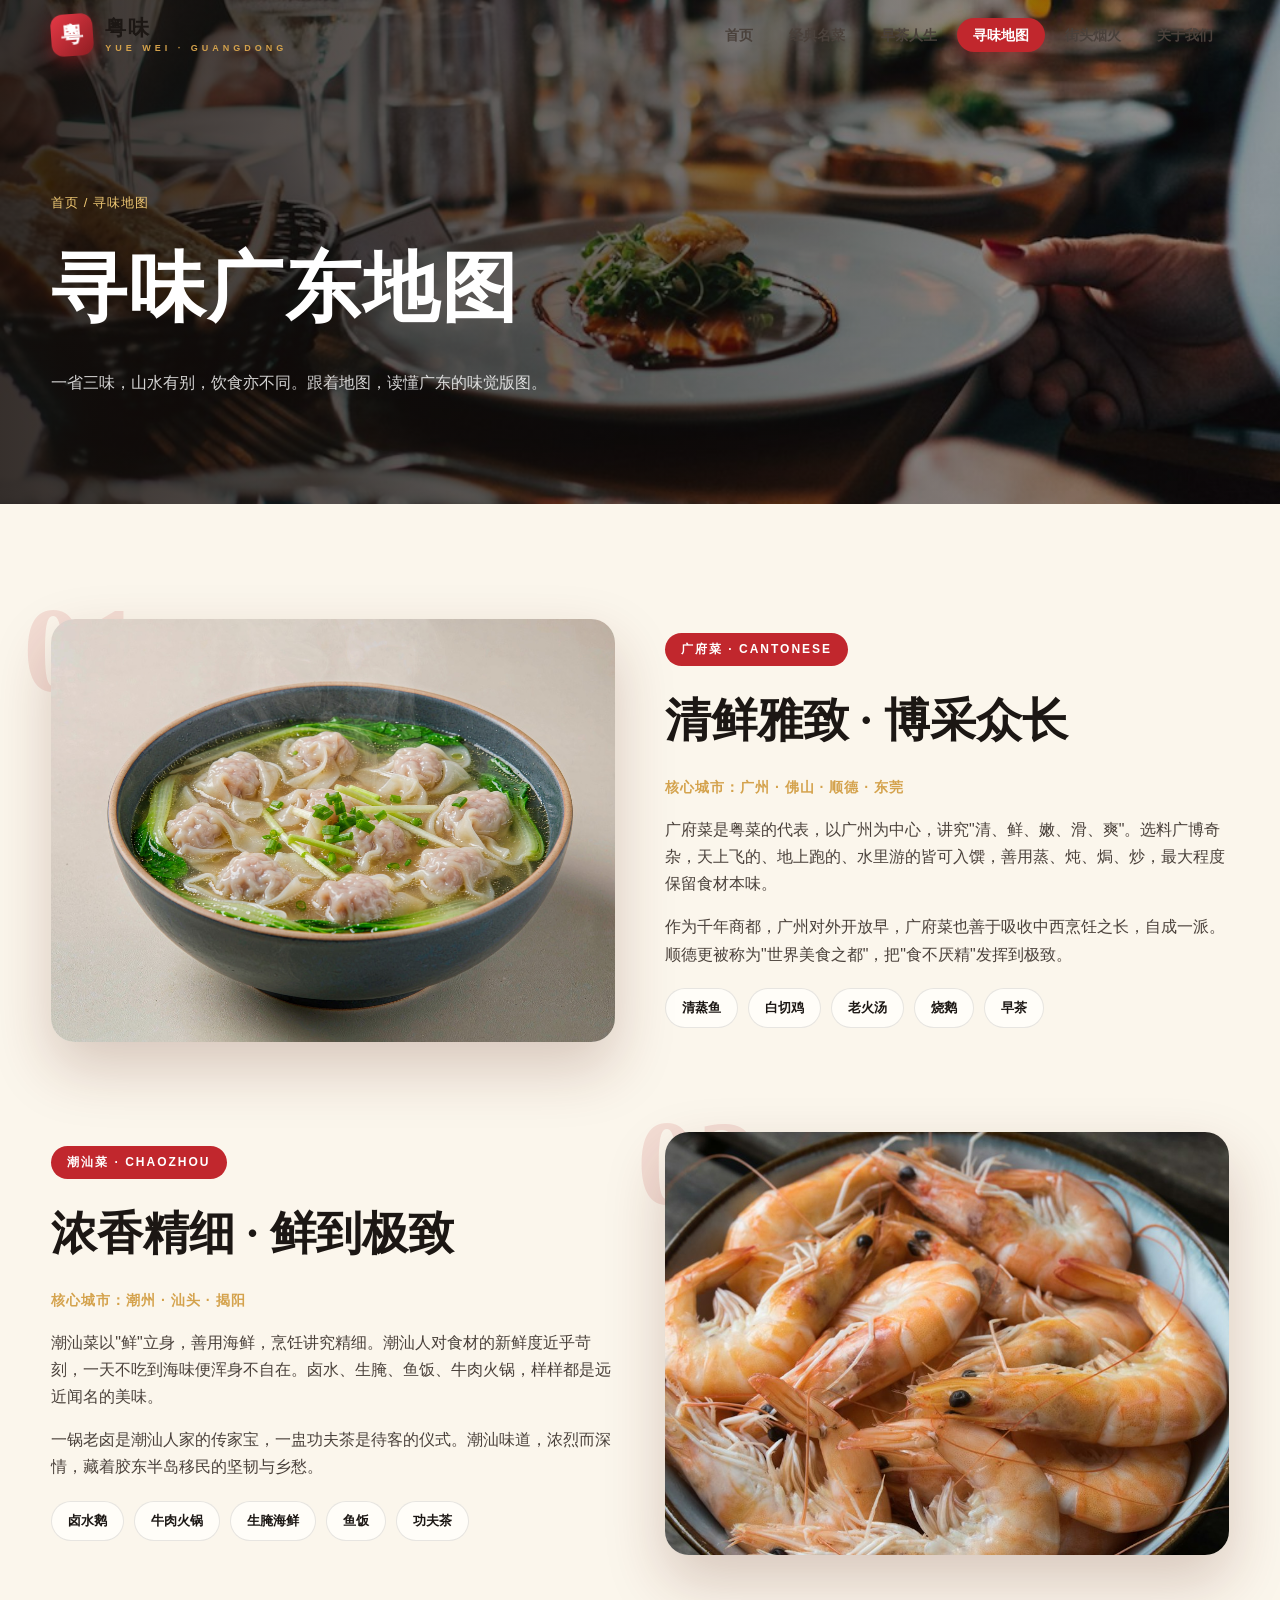
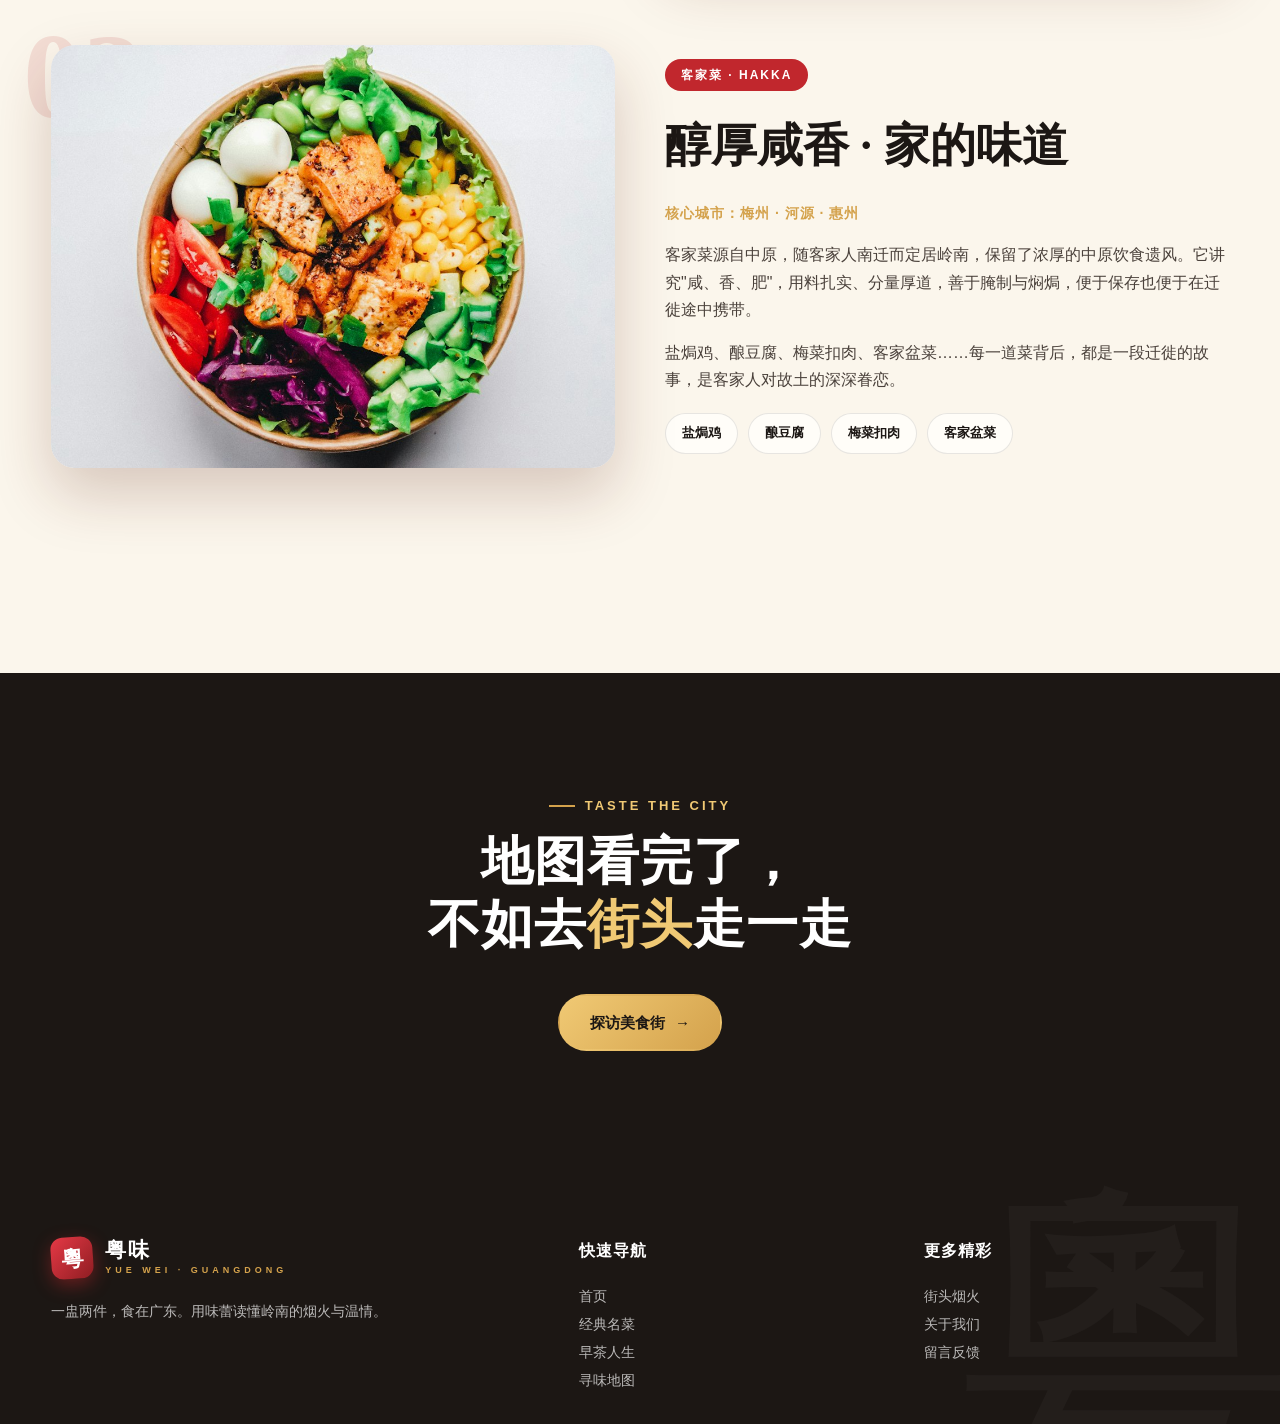
<file: map.htm>
<!DOCTYPE html>
<html lang="zh-CN">
<head>
  <meta charset="UTF-8">
  <meta name="viewport" content="width=device-width, initial-scale=1.0">
  <meta name="description" content="广东寻味地图——广府、潮汕、客家三大菜系的风味版图，读懂一方水土养一方人的饮食密码。">
  <title>寻味地图 · 粤味广东美食网</title>
  <link rel="stylesheet" href="css/style.css">
  <style>
    .page-hero { position: relative; min-height: 56vh; display: flex; align-items: center; color: #fff; padding-top: 100px; overflow: hidden; }
    .page-hero__bg { position: absolute; inset: 0; width: 100%; height: 100%; object-fit: cover; z-index: -2; }
    .page-hero::after { content: ""; position: absolute; inset: 0; z-index: -1; background: linear-gradient(90deg, rgba(20,12,8,.85), rgba(20,12,8,.35)); }
    .page-hero h1 { font-family: var(--font-serif); font-size: clamp(40px,7vw,76px); margin: 10px 0; letter-spacing: 2px; }
    .page-hero p { color: rgba(255,255,255,.82); max-width: 560px; }
    .crumb { font-size: 13px; color: var(--gold-light); letter-spacing: 1px; }
    .crumb a:hover { text-decoration: underline; }

    .region-block { display: grid; grid-template-columns: 1fr 1fr; gap: 50px; align-items: center; margin-bottom: 90px; scroll-margin-top: 100px; }
    .region-block.reverse .region-block__media { order: 2; }
    .region-block__media { position: relative; }
    .region-block__media img { width: 100%; aspect-ratio: 4/3; object-fit: cover; border-radius: 24px; box-shadow: var(--shadow-lg); }
    .region-block__media .index-num { position: absolute; top: -28px; left: -28px; font-family: var(--font-serif); font-size: 120px; font-weight: 900; color: rgba(193,39,45,.12); z-index: -1; line-height: 1; }
    .region-block__tag { display: inline-block; padding: 6px 16px; border-radius: 100px; background: var(--red); color: #fff; font-size: 12px; letter-spacing: 2px; font-weight: 700; }
    .region-block h2 { font-family: var(--font-serif); font-size: clamp(30px,4vw,46px); margin: 16px 0; }
    .region-block .city { color: var(--gold); font-weight: 700; font-size: 14px; letter-spacing: 1px; margin-bottom: 16px; }
    .region-block p { color: var(--ink-soft); margin-bottom: 14px; }
    .region-block .feature-tags { display: flex; gap: 10px; flex-wrap: wrap; margin-top: 20px; }
    .region-block .feature-tags span { padding: 8px 16px; border-radius: 100px; border: 1.5px solid var(--line); font-size: 13px; font-weight: 600; background: var(--paper); }
    @media(max-width: 900px){ .region-block{grid-template-columns:1fr;gap:30px;} .region-block.reverse .region-block__media{order:0;} .region-block__media .index-num{font-size:80px;left:-10px;} }
  </style>
</head>
<body>

  <!-- 导航 -->
  <header class="site-header">
    <nav class="nav wrap" aria-label="主导航">
      <a href="index.htm" class="brand"><span class="seal">粵</span><span class="name">粤味<small>YUE WEI · GUANGDONG</small></span></a>
      <button class="hamburger" aria-label="打开菜单" aria-expanded="false"><span></span><span></span><span></span></button>
      <ul class="nav-links">
        <li><a href="index.htm" data-page="index.htm">首页</a></li>
        <li><a href="dishes.htm" data-page="dishes.htm">经典名菜</a></li>
        <li><a href="morning-tea.htm" data-page="morning-tea.htm">早茶人生</a></li>
        <li><a href="map.htm" data-page="map.htm">寻味地图</a></li>
        <li><a href="street.htm" data-page="street.htm">街头烟火</a></li>
        <li><a href="about.htm" data-page="about.htm">关于我们</a></li>
      </ul>
    </nav>
  </header>

  <!-- 页头 -->
  <section class="page-hero">
    <img class="page-hero__bg" src="images/table.jpg" alt="粤菜餐桌">
    <div class="wrap">
      <div class="crumb"><a href="index.htm">首页</a> / 寻味地图</div>
      <h1>寻味广东地图</h1>
      <p>一省三味，山水有别，饮食亦不同。跟着地图，读懂广东的味觉版图。</p>
    </div>
  </section>

  <!-- 三大菜系 -->
  <section class="section">
    <div class="wrap">

      <!-- 广府 -->
      <div class="region-block" id="guangfu">
        <div class="region-block__media reveal"><span class="index-num">01</span><img src="images/wonton.jpg" alt="广府点心" loading="lazy"></div>
        <div class="reveal" data-delay="1">
          <span class="region-block__tag">广府菜 · CANTONESE</span>
          <h2>清鲜雅致 · 博采众长</h2>
          <div class="city">核心城市：广州 · 佛山 · 顺德 · 东莞</div>
          <p>广府菜是粤菜的代表，以广州为中心，讲究"清、鲜、嫩、滑、爽"。选料广博奇杂，天上飞的、地上跑的、水里游的皆可入馔，善用蒸、炖、焗、炒，最大程度保留食材本味。</p>
          <p>作为千年商都，广州对外开放早，广府菜也善于吸收中西烹饪之长，自成一派。顺德更被称为"世界美食之都"，把"食不厌精"发挥到极致。</p>
          <div class="feature-tags"><span>清蒸鱼</span><span>白切鸡</span><span>老火汤</span><span>烧鹅</span><span>早茶</span></div>
        </div>
      </div>

      <!-- 潮汕 -->
      <div class="region-block reverse" id="chaoshan">
        <div class="region-block__media reveal"><span class="index-num">02</span><img src="images/dish-shrimp.jpg" alt="潮汕海鲜" loading="lazy"></div>
        <div class="reveal" data-delay="1">
          <span class="region-block__tag">潮汕菜 · CHAOZHOU</span>
          <h2>浓香精细 · 鲜到极致</h2>
          <div class="city">核心城市：潮州 · 汕头 · 揭阳</div>
          <p>潮汕菜以"鲜"立身，善用海鲜，烹饪讲究精细。潮汕人对食材的新鲜度近乎苛刻，一天不吃到海味便浑身不自在。卤水、生腌、鱼饭、牛肉火锅，样样都是远近闻名的美味。</p>
          <p>一锅老卤是潮汕人家的传家宝，一盅功夫茶是待客的仪式。潮汕味道，浓烈而深情，藏着胶东半岛移民的坚韧与乡愁。</p>
          <div class="feature-tags"><span>卤水鹅</span><span>牛肉火锅</span><span>生腌海鲜</span><span>鱼饭</span><span>功夫茶</span></div>
        </div>
      </div>

      <!-- 客家 -->
      <div class="region-block" id="kejia">
        <div class="region-block__media reveal"><span class="index-num">03</span><img src="images/tofu.jpg" alt="客家菜" loading="lazy"></div>
        <div class="reveal" data-delay="1">
          <span class="region-block__tag">客家菜 · HAKKA</span>
          <h2>醇厚咸香 · 家的味道</h2>
          <div class="city">核心城市：梅州 · 河源 · 惠州</div>
          <p>客家菜源自中原，随客家人南迁而定居岭南，保留了浓厚的中原饮食遗风。它讲究"咸、香、肥"，用料扎实、分量厚道，善于腌制与焖焗，便于保存也便于在迁徙途中携带。</p>
          <p>盐焗鸡、酿豆腐、梅菜扣肉、客家盆菜……每一道菜背后，都是一段迁徙的故事，是客家人对故土的深深眷恋。</p>
          <div class="feature-tags"><span>盐焗鸡</span><span>酿豆腐</span><span>梅菜扣肉</span><span>客家盆菜</span></div>
        </div>
      </div>

    </div>
  </section>

  <!-- CTA -->
  <section class="section" style="background:var(--ink);color:#fff;text-align:center;">
    <div class="wrap reveal">
      <span class="eyebrow" style="color:var(--gold-light);">Taste the City</span>
      <h2 class="h2" style="color:#fff;">地图看完了，<br>不如去<span style="color:var(--gold-light);">街头</span>走一走</h2>
      <a href="street.htm" class="btn btn-gold" style="margin-top:20px;">探访美食街 <span class="arrow">→</span></a>
    </div>
  </section>

  <!-- 页脚 -->
  <footer class="site-footer">
    <div class="wrap footer-grid">
      <div class="footer-brand"><a href="index.htm" class="brand"><span class="seal">粵</span><span class="name">粤味<small>YUE WEI · GUANGDONG</small></span></a><p style="margin-top:18px;">一盅两件，食在广东。用味蕾读懂岭南的烟火与温情。</p></div>
      <div><h4>快速导航</h4><ul><li><a href="index.htm">首页</a></li><li><a href="dishes.htm">经典名菜</a></li><li><a href="morning-tea.htm">早茶人生</a></li><li><a href="map.htm">寻味地图</a></li></ul></div>
      <div><h4>更多精彩</h4><ul><li><a href="street.htm">街头烟火</a></li><li><a href="about.htm">关于我们</a></li><li><a href="about.htm#contact">留言反馈</a></li></ul></div>
    </div>
  </footer>

  <button class="to-top" aria-label="回到顶部">↑</button>
  <script src="js/main.js"></script>
</body>
</html>
</file>
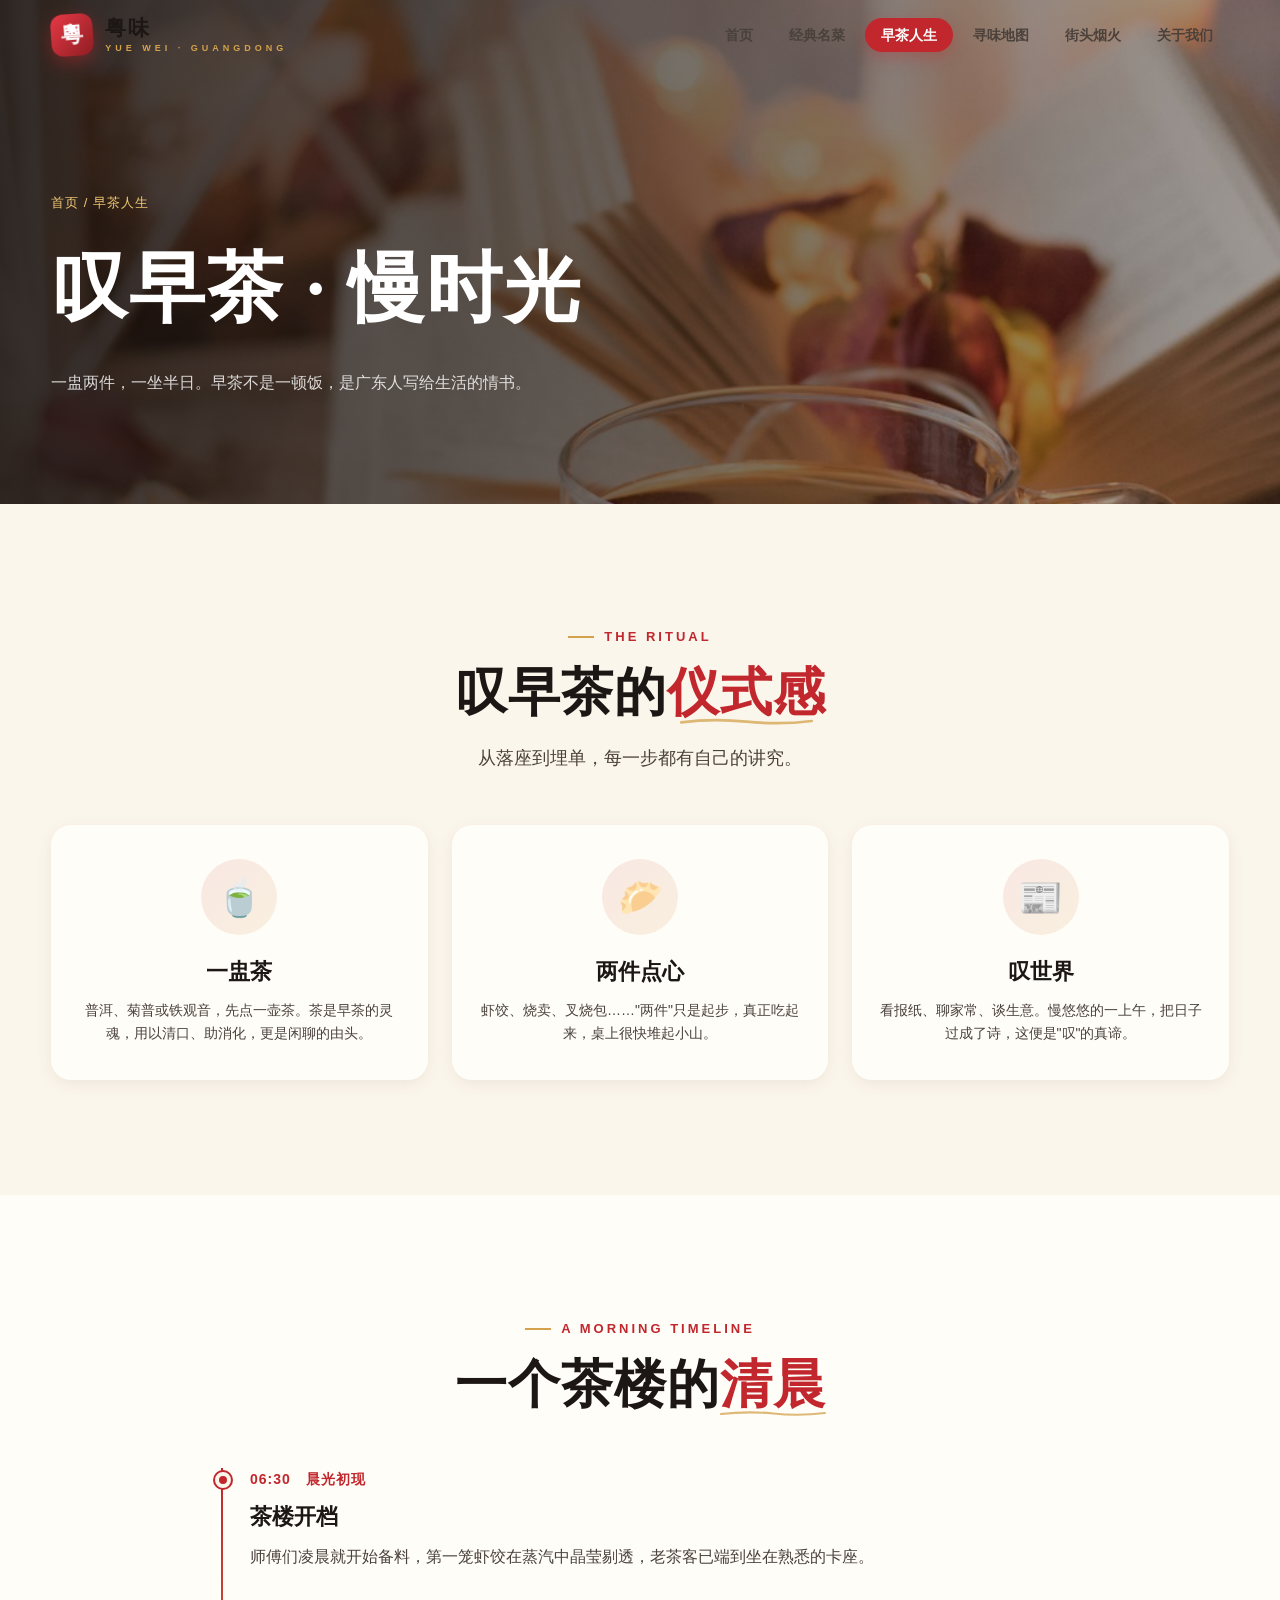
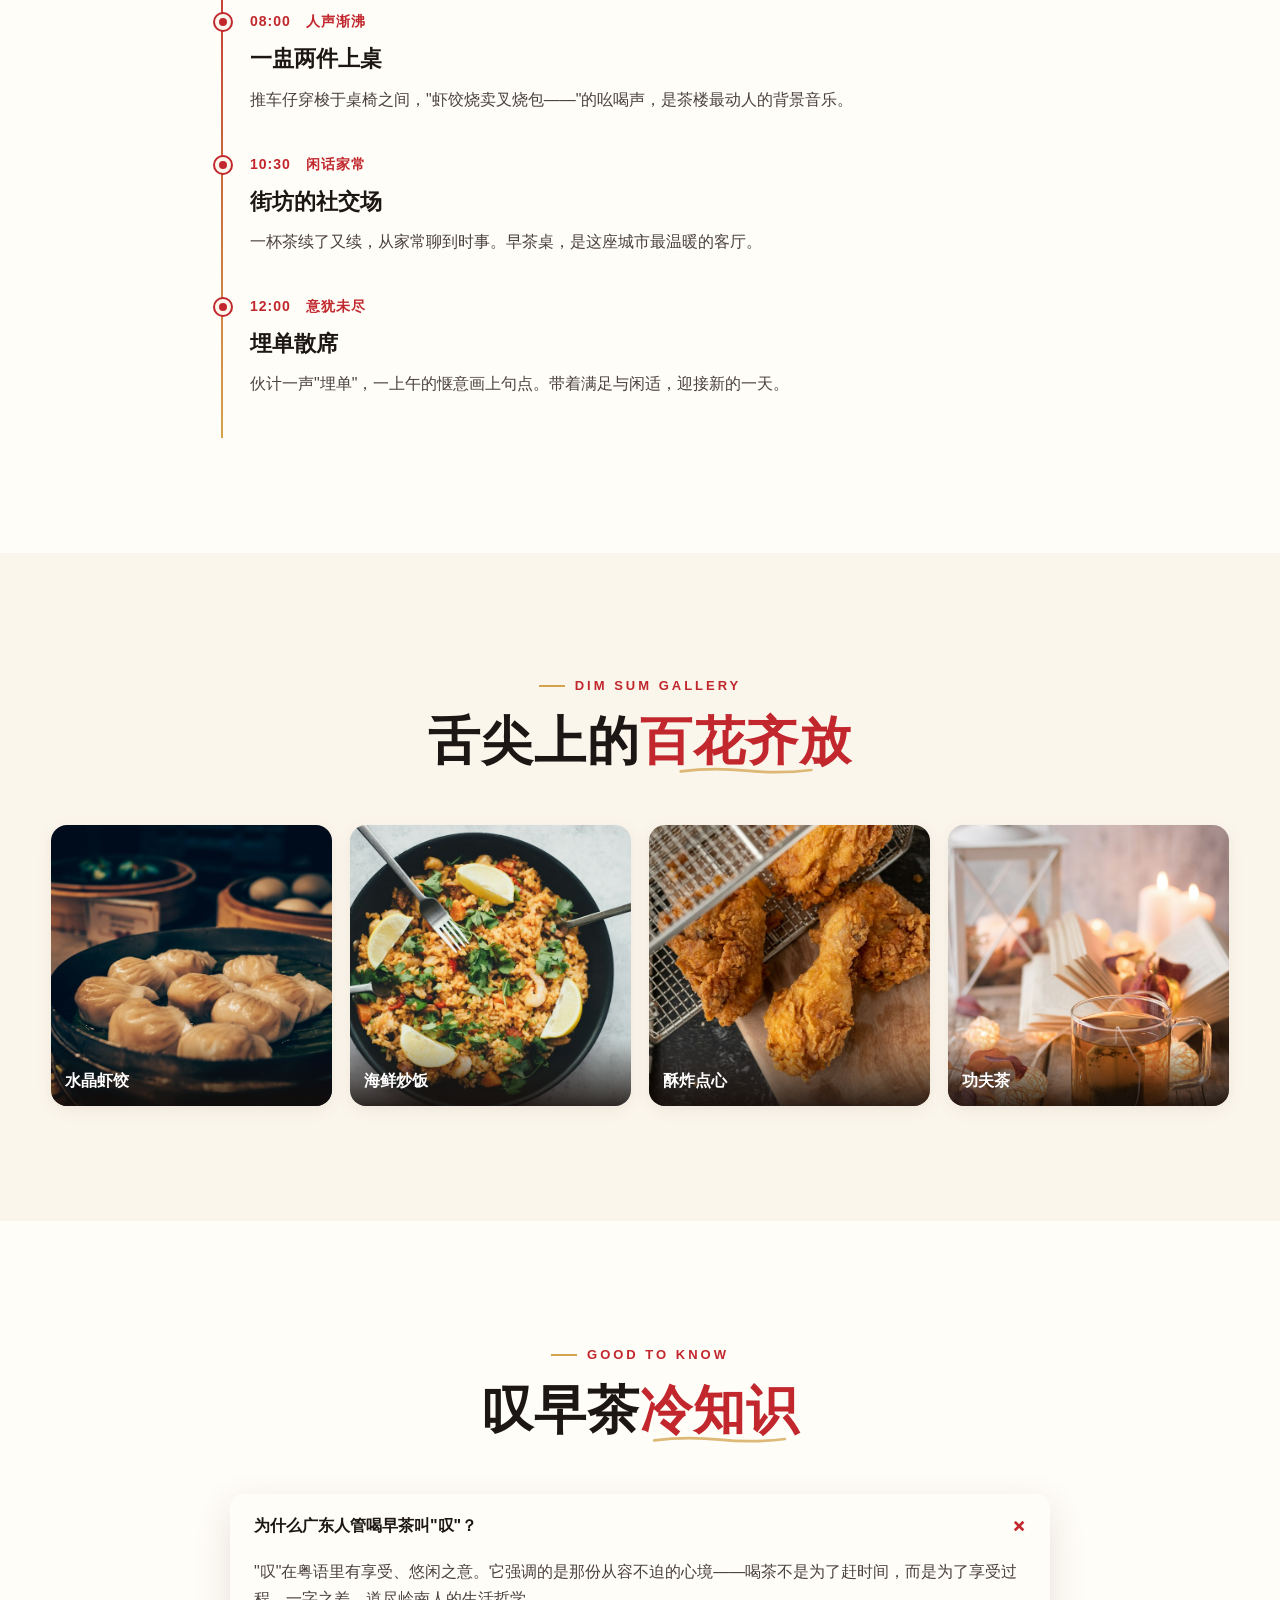
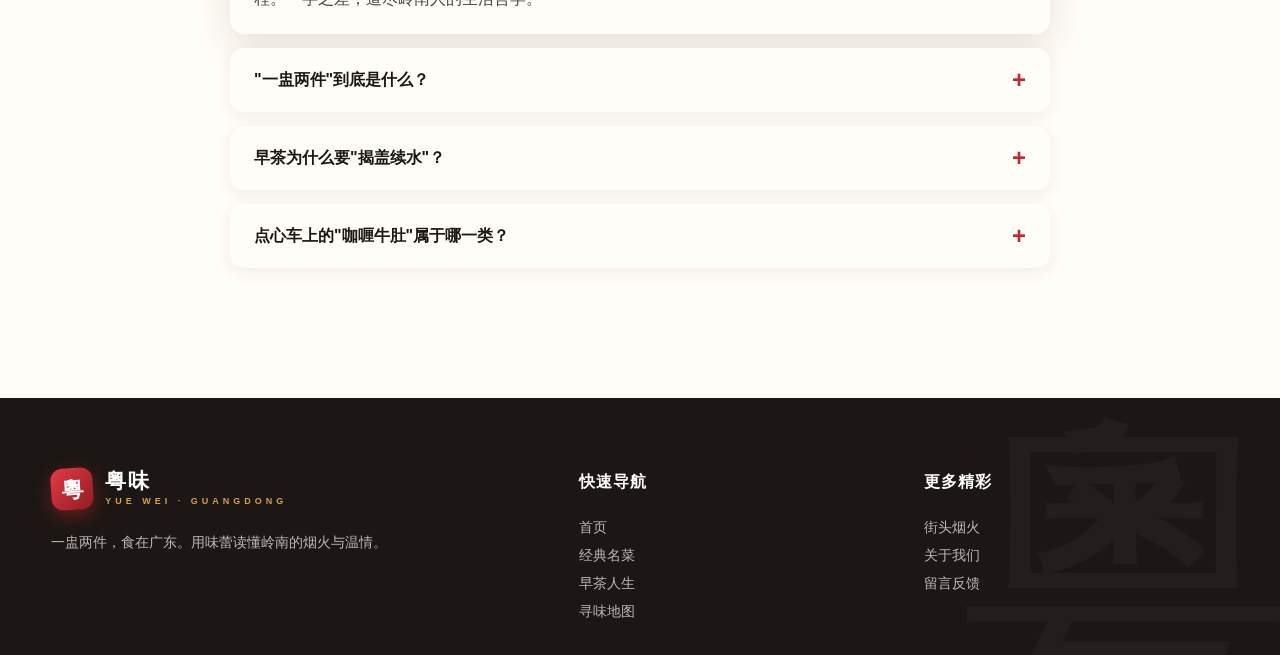
<file: morning-tea.htm>
<!DOCTYPE html>
<html lang="zh-CN">
<head>
  <meta charset="UTF-8">
  <meta name="viewport" content="width=device-width, initial-scale=1.0">
  <meta name="description" content="广东早茶文化——一盅两件的慢生活哲学，从叹早茶的规矩到茶点里的讲究，读懂老广的悠闲时光。">
  <title>早茶人生 · 粤味广东美食网</title>
  <link rel="stylesheet" href="css/style.css">
  <style>
    .page-hero { position: relative; min-height: 56vh; display: flex; align-items: center; color: #fff; padding-top: 100px; overflow: hidden; }
    .page-hero__bg { position: absolute; inset: 0; width: 100%; height: 100%; object-fit: cover; z-index: -2; }
    .page-hero::after { content: ""; position: absolute; inset: 0; z-index: -1; background: linear-gradient(90deg, rgba(20,12,8,.85), rgba(20,12,8,.35)); }
    .page-hero h1 { font-family: var(--font-serif); font-size: clamp(40px,7vw,76px); margin: 10px 0; letter-spacing: 2px; }
    .page-hero p { color: rgba(255,255,255,.82); max-width: 560px; }
    .crumb { font-size: 13px; color: var(--gold-light); letter-spacing: 1px; }
    .crumb a:hover { text-decoration: underline; }

    /* 早茶三步骤卡 */
    .tea-steps { display: grid; grid-template-columns: repeat(3,1fr); gap: 24px; }
    .tea-step { text-align: center; padding: 34px 24px; background: var(--paper); border-radius: 20px; box-shadow: var(--shadow-sm); transition: transform .4s var(--ease), box-shadow .4s var(--ease); }
    .tea-step:hover { transform: translateY(-10px); box-shadow: var(--shadow-md); }
    .tea-step__icon { width: 76px; height: 76px; margin: 0 auto 18px; border-radius: 50%; display: grid; place-items: center; font-size: 36px; background: linear-gradient(135deg, rgba(193,39,45,.1), rgba(212,162,76,.15)); }
    .tea-step h3 { font-family: var(--font-serif); font-size: 22px; margin: 0 0 8px; }
    .tea-step p { color: var(--ink-soft); font-size: 14px; margin: 0; }

    /* 茶点画廊 */
    .dimsum-gallery { display: grid; grid-template-columns: repeat(4,1fr); gap: 18px; }
    .dimsum-item { border-radius: 16px; overflow: hidden; position: relative; aspect-ratio: 1; box-shadow: var(--shadow-sm); transition: transform .4s var(--ease); }
    .dimsum-item:hover { transform: translateY(-6px) scale(1.02); }
    .dimsum-item img { width: 100%; height: 100%; object-fit: cover; }
    .dimsum-item span { position: absolute; inset: auto 0 0 0; padding: 28px 14px 12px; color: #fff; font-weight: 700; background: linear-gradient(transparent, rgba(20,12,8,.85)); }
    @media(max-width:900px){ .tea-steps{grid-template-columns:1fr;} .dimsum-gallery{grid-template-columns:repeat(2,1fr);} }
  </style>
</head>
<body>

  <!-- 导航 -->
  <header class="site-header">
    <nav class="nav wrap" aria-label="主导航">
      <a href="index.htm" class="brand"><span class="seal">粵</span><span class="name">粤味<small>YUE WEI · GUANGDONG</small></span></a>
      <button class="hamburger" aria-label="打开菜单" aria-expanded="false"><span></span><span></span><span></span></button>
      <ul class="nav-links">
        <li><a href="index.htm" data-page="index.htm">首页</a></li>
        <li><a href="dishes.htm" data-page="dishes.htm">经典名菜</a></li>
        <li><a href="morning-tea.htm" data-page="morning-tea.htm">早茶人生</a></li>
        <li><a href="map.htm" data-page="map.htm">寻味地图</a></li>
        <li><a href="street.htm" data-page="street.htm">街头烟火</a></li>
        <li><a href="about.htm" data-page="about.htm">关于我们</a></li>
      </ul>
    </nav>
  </header>

  <!-- 页头 -->
  <section class="page-hero">
    <img class="page-hero__bg" src="images/teatime.jpg" alt="广东早茶">
    <div class="wrap">
      <div class="crumb"><a href="index.htm">首页</a> / 早茶人生</div>
      <h1>叹早茶 · 慢时光</h1>
      <p>一盅两件，一坐半日。早茶不是一顿饭，是广东人写给生活的情书。</p>
    </div>
  </section>

  <!-- 早茶步骤 -->
  <section class="section">
    <div class="wrap">
      <div class="sec-head center reveal">
        <span class="eyebrow">The Ritual</span>
        <h2 class="h2">叹早茶的<span class="accent">仪式感</span></h2>
        <p class="lead center">从落座到埋单，每一步都有自己的讲究。</p>
      </div>
      <div class="tea-steps">
        <div class="tea-step reveal"><div class="tea-step__icon">🍵</div><h3>一盅茶</h3><p>普洱、菊普或铁观音，先点一壶茶。茶是早茶的灵魂，用以清口、助消化，更是闲聊的由头。</p></div>
        <div class="tea-step reveal" data-delay="1"><div class="tea-step__icon">🥟</div><h3>两件点心</h3><p>虾饺、烧卖、叉烧包……"两件"只是起步，真正吃起来，桌上很快堆起小山。</p></div>
        <div class="tea-step reveal" data-delay="2"><div class="tea-step__icon">📰</div><h3>叹世界</h3><p>看报纸、聊家常、谈生意。慢悠悠的一上午，把日子过成了诗，这便是"叹"的真谛。</p></div>
      </div>
    </div>
  </section>

  <!-- 时间轴 -->
  <section class="section section--tint">
    <div class="wrap">
      <div class="sec-head center reveal"><span class="eyebrow">A Morning Timeline</span><h2 class="h2">一个茶楼的<span class="accent">清晨</span></h2></div>
      <div class="timeline">
        <div class="tl-item reveal"><div class="tl-time">06:30　晨光初现</div><h3>茶楼开档</h3><p>师傅们凌晨就开始备料，第一笼虾饺在蒸汽中晶莹剔透，老茶客已端到坐在熟悉的卡座。</p></div>
        <div class="tl-item reveal"><div class="tl-time">08:00　人声渐沸</div><h3>一盅两件上桌</h3><p>推车仔穿梭于桌椅之间，"虾饺烧卖叉烧包——"的吆喝声，是茶楼最动人的背景音乐。</p></div>
        <div class="tl-item reveal"><div class="tl-time">10:30　闲话家常</div><h3>街坊的社交场</h3><p>一杯茶续了又续，从家常聊到时事。早茶桌，是这座城市最温暖的客厅。</p></div>
        <div class="tl-item reveal"><div class="tl-time">12:00　意犹未尽</div><h3>埋单散席</h3><p>伙计一声"埋单"，一上午的惬意画上句点。带着满足与闲适，迎接新的一天。</p></div>
      </div>
    </div>
  </section>

  <!-- 茶点画廊 -->
  <section class="section">
    <div class="wrap">
      <div class="sec-head center reveal"><span class="eyebrow">Dim Sum Gallery</span><h2 class="h2">舌尖上的<span class="accent">百花齐放</span></h2></div>
      <div class="dimsum-gallery">
        <div class="dimsum-item reveal"><img src="images/hero-dimsum.jpg" alt="虾饺" loading="lazy"><span>水晶虾饺</span></div>
        <div class="dimsum-item reveal" data-delay="1"><img src="images/dish-rice.jpg" alt="海鲜炒饭" loading="lazy"><span>海鲜炒饭</span></div>
        <div class="dimsum-item reveal" data-delay="2"><img src="images/dish-chicken.jpg" alt="炸物" loading="lazy"><span>酥炸点心</span></div>
        <div class="dimsum-item reveal" data-delay="3"><img src="images/teatime.jpg" alt="茶" loading="lazy"><span>功夫茶</span></div>
      </div>
    </div>
  </section>

  <!-- 折叠问答 -->
  <section class="section section--tint">
    <div class="wrap">
      <div class="sec-head center reveal"><span class="eyebrow">Good to Know</span><h2 class="h2">叹早茶<span class="accent">冷知识</span></h2></div>
      <div class="acc reveal">
        <div class="acc__item open"><button class="acc__head">为什么广东人管喝早茶叫"叹"？<span class="icon">+</span></button><div class="acc__body"><p>"叹"在粤语里有享受、悠闲之意。它强调的是那份从容不迫的心境——喝茶不是为了赶时间，而是为了享受过程。一字之差，道尽岭南人的生活哲学。</p></div></div>
        <div class="acc__item"><button class="acc__head">"一盅两件"到底是什么？<span class="icon">+</span></button><div class="acc__body"><p>"一盅"指一壶茶，"两件"指两样点心。这是早茶最经典的起步配置。当然，真到了茶楼，很少有人只点两件——往往一不留神就点了满满一桌。</p></div></div>
        <div class="acc__item"><button class="acc__head">早茶为什么要"揭盖续水"？<span class="icon">+</span></button><div class="acc__body"><p>这是老广的暗号：把茶壶盖揭开斜靠在壶边，伙计看到就会主动来续热水。无需开口，一个动作便心意相通，是茶楼里默契的温情。</p></div></div>
        <div class="acc__item"><button class="acc__head">点心车上的"咖喱牛肚"属于哪一类？<span class="icon">+</span></button><div class="acc__body"><p>它属于"蒸笼点心"里的荤点。传统茶楼用推车仔推送点心，客人看中哪笼直接拿，丰俭由人，这也是早茶"看得见、选得着"的乐趣所在。</p></div></div>
      </div>
    </div>
  </section>

  <!-- 页脚 -->
  <footer class="site-footer">
    <div class="wrap footer-grid">
      <div class="footer-brand"><a href="index.htm" class="brand"><span class="seal">粵</span><span class="name">粤味<small>YUE WEI · GUANGDONG</small></span></a><p style="margin-top:18px;">一盅两件，食在广东。用味蕾读懂岭南的烟火与温情。</p></div>
      <div><h4>快速导航</h4><ul><li><a href="index.htm">首页</a></li><li><a href="dishes.htm">经典名菜</a></li><li><a href="morning-tea.htm">早茶人生</a></li><li><a href="map.htm">寻味地图</a></li></ul></div>
      <div><h4>更多精彩</h4><ul><li><a href="street.htm">街头烟火</a></li><li><a href="about.htm">关于我们</a></li><li><a href="about.htm#contact">留言反馈</a></li></ul></div>
    </div>
  </footer>

  <button class="to-top" aria-label="回到顶部">↑</button>
  <script src="js/main.js"></script>
</body>
</html>
</file>
<file: css/style.css>
/* ================================================================
   粤味·广东美食网  |  全站公共样式表
   设计语言：新中式 · 朱砂红 + 暖金 + 墨黑 · 玻璃拟态 + 3D 悬浮
   ================================================================ */

/* ---------- 1. 设计变量 ---------- */
:root {
  --red: #c1272d;          /* 朱砂红 */
  --red-deep: #8f1d22;     /* 深赭红 */
  --red-bright: #e63946;   /* 亮红 */
  --gold: #d4a24c;         /* 暖金 */
  --gold-light: #f0c974;   /* 浅金 */
  --ink: #1c1714;          /* 墨黑 */
  --ink-soft: #4a413b;     /* 淡墨 */
  --cream: #fbf6ec;        /* 米白 */
  --paper: #fffdf8;        /* 宣纸白 */
  --line: rgba(28, 23, 20, 0.1);

  --shadow-sm: 0 4px 16px rgba(90, 40, 20, 0.08);
  --shadow-md: 0 12px 36px rgba(90, 40, 20, 0.14);
  --shadow-lg: 0 26px 60px rgba(90, 30, 20, 0.22);

  --radius: 18px;
  --radius-sm: 10px;
  --maxw: 1180px;

  --ease: cubic-bezier(0.22, 1, 0.36, 1);
  --font-serif: "Songti SC", "STSong", "SimSun", "Noto Serif SC", serif;
  --font-sans: "PingFang SC", "Microsoft YaHei", "Hiragino Sans GB", sans-serif;
}

/* ---------- 2. 基础重置 ---------- */
*,
*::before,
*::after { box-sizing: border-box; }

html { scroll-behavior: smooth; }

body {
  margin: 0;
  font-family: var(--font-sans);
  color: var(--ink);
  background: var(--cream);
  line-height: 1.7;
  -webkit-font-smoothing: antialiased;
  overflow-x: hidden;
}

img { display: block; max-width: 100%; height: auto; }
a { color: inherit; text-decoration: none; }
ul { list-style: none; margin: 0; padding: 0; }
button, input, textarea { font-family: inherit; font-size: inherit; }

::selection { background: var(--red); color: #fff; }

/* 自定义滚动条 */
::-webkit-scrollbar { width: 10px; }
::-webkit-scrollbar-track { background: var(--cream); }
::-webkit-scrollbar-thumb { background: linear-gradient(var(--red), var(--gold)); border-radius: 10px; }

/* ---------- 3. 通用布局 ---------- */
.wrap { width: min(92%, var(--maxw)); margin-inline: auto; }
.section { padding: clamp(64px, 9vw, 120px) 0; position: relative; }
.section--tint { background: var(--paper); }

.eyebrow {
  display: inline-flex; align-items: center; gap: 10px;
  font-size: 13px; letter-spacing: 3px; font-weight: 700;
  color: var(--red); text-transform: uppercase;
}
.eyebrow::before { content: ""; width: 26px; height: 2px; background: var(--gold); }

.h2 {
  font-family: var(--font-serif);
  font-size: clamp(30px, 5vw, 52px);
  line-height: 1.2; margin: 14px 0 18px; font-weight: 800;
  letter-spacing: 1px;
}
.h2 .accent { color: var(--red); position: relative; }
.h2 .accent::after {
  content: ""; position: absolute; left: 0; right: 0; bottom: -4px;
  height: 8px; background: url("data:image/svg+xml;utf8,<svg xmlns='http://www.w3.org/2000/svg' viewBox='0 0 200 12'><path d='M2 8 Q 50 2 100 7 T 198 6' fill='none' stroke='%23d4a24c' stroke-width='4' stroke-linecap='round'/></svg>") center/100% 100% no-repeat;
  opacity: 0.75;
}

.lead { font-size: clamp(15px, 1.6vw, 18px); color: var(--ink-soft); max-width: 620px; }

.center { text-align: center; }
.center .lead { margin-inline: auto; }

.divider-dot { display: inline-block; width: 6px; height: 6px; border-radius: 50%; background: var(--gold); margin: 0 10px; vertical-align: middle; }

/* ---------- 4. 按钮 ---------- */
.btn {
  display: inline-flex; align-items: center; justify-content: center; gap: 10px;
  padding: 14px 30px; border-radius: 100px; font-weight: 700; font-size: 15px;
  cursor: pointer; border: 2px solid transparent; transition: all 0.4s var(--ease);
  position: relative; overflow: hidden;
}
.btn-primary {
  background: linear-gradient(135deg, var(--red-bright), var(--red-deep));
  color: #fff; box-shadow: 0 10px 28px rgba(193, 39, 45, 0.35);
}
.btn-primary:hover { transform: translateY(-4px); box-shadow: 0 18px 40px rgba(193, 39, 45, 0.5); }
.btn-ghost { border-color: var(--ink); color: var(--ink); background: transparent; }
.btn-ghost:hover { background: var(--ink); color: #fff; transform: translateY(-4px); }
.btn-gold { background: linear-gradient(135deg, var(--gold-light), var(--gold)); color: var(--ink); }
.btn-gold:hover { transform: translateY(-4px); box-shadow: 0 16px 34px rgba(212, 162, 76, 0.45); }
.btn .arrow { transition: transform 0.4s var(--ease); }
.btn:hover .arrow { transform: translateX(5px); }

/* ---------- 5. 导航栏（玻璃拟态） ---------- */
.site-header {
  position: fixed; top: 0; left: 0; right: 0; z-index: 1000;
  padding: 14px 0; transition: all 0.4s var(--ease);
}
.site-header.scrolled {
  background: rgba(251, 246, 236, 0.86);
  -webkit-backdrop-filter: blur(18px) saturate(160%);
  backdrop-filter: blur(18px) saturate(160%);
  box-shadow: 0 8px 30px rgba(90, 40, 20, 0.1);
  padding: 8px 0;
}
.nav { display: flex; align-items: center; justify-content: space-between; gap: 24px; }
.brand { display: flex; align-items: center; gap: 12px; font-family: var(--font-serif); font-weight: 800; }
.brand .seal {
  width: 42px; height: 42px; border-radius: 12px;
  background: linear-gradient(135deg, var(--red-bright), var(--red-deep));
  color: #fff; display: grid; place-items: center; font-size: 22px;
  box-shadow: 0 6px 18px rgba(193, 39, 45, 0.45); transform: rotate(-4deg);
}
.brand .name { font-size: 21px; letter-spacing: 2px; line-height: 1; }
.brand .name small { display: block; font-family: var(--font-sans); font-size: 9px; letter-spacing: 4px; color: var(--gold); margin-top: 5px; font-weight: 600; }

.nav-links { display: flex; align-items: center; gap: 4px; }
.nav-links a {
  padding: 9px 16px; border-radius: 100px; font-size: 14px; font-weight: 600;
  color: var(--ink-soft); position: relative; transition: all 0.3s var(--ease);
}
.nav-links a:hover { color: var(--red); background: rgba(193, 39, 45, 0.07); }
.nav-links a.active { color: #fff; background: var(--red); box-shadow: 0 6px 16px rgba(193, 39, 45, 0.3); }

.hamburger { display: none; width: 44px; height: 44px; border-radius: 12px; border: none; background: var(--red); cursor: pointer; position: relative; }
.hamburger span { position: absolute; left: 12px; right: 12px; height: 2px; background: #fff; border-radius: 2px; transition: all 0.35s var(--ease); }
.hamburger span:nth-child(1) { top: 15px; }
.hamburger span:nth-child(2) { top: 21px; }
.hamburger span:nth-child(3) { top: 27px; }
.hamburger.open span:nth-child(1) { top: 21px; transform: rotate(45deg); }
.hamburger.open span:nth-child(2) { opacity: 0; }
.hamburger.open span:nth-child(3) { top: 21px; transform: rotate(-45deg); }

/* ---------- 6. Hero 首屏 ---------- */
.hero {
  position: relative; min-height: 100dvh; display: flex; align-items: center;
  color: #fff; overflow: hidden; padding-top: 90px;
}
.hero__bg {
  position: absolute; inset: -8% 0 0 0; width: 100%; height: 116%;
  object-fit: cover; z-index: -2; will-change: transform;
}
.hero::after {
  content: ""; position: absolute; inset: 0; z-index: -1;
  background: linear-gradient(90deg, rgba(20, 12, 8, 0.86) 0%, rgba(20, 12, 8, 0.5) 48%, rgba(20, 12, 8, 0.15) 100%),
              linear-gradient(0deg, rgba(20, 12, 8, 0.75), transparent 45%);
}
.hero__inner { position: relative; z-index: 2; max-width: 700px; }
.hero__tag {
  display: inline-flex; align-items: center; gap: 10px; padding: 8px 18px;
  border: 1px solid rgba(240, 201, 116, 0.5); border-radius: 100px;
  color: var(--gold-light); font-size: 13px; letter-spacing: 2px; margin-bottom: 24px;
  background: rgba(0, 0, 0, 0.15); -webkit-backdrop-filter: blur(6px); backdrop-filter: blur(6px);
}
.hero__title {
  font-family: var(--font-serif); font-weight: 900; line-height: 1.08;
  font-size: clamp(52px, 10vw, 108px); margin: 0 0 20px; letter-spacing: 3px;
  text-shadow: 0 10px 40px rgba(0, 0, 0, 0.4);
}
.hero__title .stroke {
  color: transparent; -webkit-text-stroke: 1.5px var(--gold-light);
  display: inline-block;
}
.hero__desc { font-size: clamp(16px, 2vw, 19px); color: rgba(255, 255, 255, 0.85); max-width: 540px; margin-bottom: 36px; }
.hero__actions { display: flex; flex-wrap: wrap; gap: 14px; }
.hero__scroll {
  position: absolute; bottom: 32px; left: 50%; transform: translateX(-50%);
  display: flex; flex-direction: column; align-items: center; gap: 8px;
  font-size: 11px; letter-spacing: 3px; color: rgba(255, 255, 255, 0.7); z-index: 2;
}
.hero__scroll .mouse { width: 24px; height: 38px; border: 2px solid rgba(255, 255, 255, 0.6); border-radius: 14px; position: relative; }
.hero__scroll .mouse::after { content: ""; position: absolute; top: 7px; left: 50%; width: 4px; height: 8px; background: var(--gold-light); border-radius: 4px; transform: translateX(-50%); animation: scrollDot 1.6s infinite; }
@keyframes scrollDot { 0% { opacity: 0; transform: translate(-50%, 0); } 40% { opacity: 1; } 100% { opacity: 0; transform: translate(-50%, 14px); } }

/* 浮动装饰印章 */
.hero__stamp {
  position: absolute; right: 6%; top: 24%; z-index: 2;
  width: 96px; height: 96px; border: 3px solid var(--red-bright); border-radius: 50%;
  display: grid; place-items: center; text-align: center; color: var(--red-bright);
  font-family: var(--font-serif); font-size: 15px; font-weight: 800; line-height: 1.3;
  transform: rotate(12deg); opacity: 0.9; animation: float 6s ease-in-out infinite;
}
@keyframes float { 0%, 100% { transform: translateY(0) rotate(12deg); } 50% { transform: translateY(-18px) rotate(8deg); } }

/* ---------- 7. 3D 悬浮卡片 ---------- */
.card {
  background: var(--paper); border-radius: var(--radius); overflow: hidden;
  box-shadow: var(--shadow-sm); transition: transform 0.5s var(--ease), box-shadow 0.5s var(--ease);
  position: relative;
}
.card:hover { transform: translateY(-12px) rotateX(3deg) rotateY(-3deg); box-shadow: var(--shadow-lg); }
.card__media { position: relative; overflow: hidden; aspect-ratio: 4 / 3; }
.card__media img { width: 100%; height: 100%; object-fit: cover; transition: transform 0.8s var(--ease); }
.card:hover .card__media img { transform: scale(1.1); }
.card__badge {
  position: absolute; top: 14px; left: 14px; padding: 6px 14px; border-radius: 100px;
  background: rgba(193, 39, 45, 0.92); color: #fff; font-size: 12px; font-weight: 700;
  -webkit-backdrop-filter: blur(4px); backdrop-filter: blur(4px);
}
.card__body { padding: 22px 24px 26px; }
.card__title { font-family: var(--font-serif); font-size: 23px; font-weight: 800; margin: 0 0 8px; }
.card__text { color: var(--ink-soft); font-size: 14px; margin: 0 0 16px; }
.card__meta { display: flex; align-items: center; justify-content: space-between; color: var(--gold); font-weight: 700; font-size: 13px; }

/* 卡片网格 */
.grid { display: grid; gap: 26px; }
.grid--3 { grid-template-columns: repeat(3, 1fr); }
.grid--2 { grid-template-columns: repeat(2, 1fr); }
.grid--4 { grid-template-columns: repeat(4, 1fr); }

/* ---------- 8. 滚动渐显 ---------- */
.reveal { opacity: 0; transform: translateY(38px); transition: opacity 0.8s var(--ease), transform 0.8s var(--ease); }
.reveal.visible { opacity: 1; transform: none; }
.reveal[data-delay="1"] { transition-delay: 0.1s; }
.reveal[data-delay="2"] { transition-delay: 0.2s; }
.reveal[data-delay="3"] { transition-delay: 0.3s; }

/* ---------- 9. 章节标题装饰 ---------- */
.sec-head { margin-bottom: 52px; }
.sec-head--split { display: flex; align-items: flex-end; justify-content: space-between; gap: 30px; flex-wrap: wrap; }

/* ---------- 10. 页脚 ---------- */
.site-footer { background: var(--ink); color: rgba(255, 255, 255, 0.7); padding: 70px 0 30px; position: relative; overflow: hidden; }
.site-footer::before { content: "粵"; position: absolute; right: -20px; bottom: -90px; font-family: var(--font-serif); font-size: 340px; color: rgba(255, 255, 255, 0.03); line-height: 1; }
.footer-grid { display: grid; grid-template-columns: 1.6fr 1fr 1fr; gap: 40px; position: relative; z-index: 1; }
.footer-grid h4 { color: #fff; font-size: 16px; margin: 0 0 18px; letter-spacing: 1px; }
.footer-grid p, .footer-grid a, .footer-grid li { font-size: 14px; line-height: 2; }
.footer-grid a:hover { color: var(--gold-light); }
.footer-brand .brand .name { color: #fff; }

/* ---------- 11. 回到顶部 ---------- */
.to-top {
  position: fixed; right: 26px; bottom: 26px; z-index: 999;
  width: 48px; height: 48px; border-radius: 50%; border: none; cursor: pointer;
  background: linear-gradient(135deg, var(--red-bright), var(--red-deep)); color: #fff;
  font-size: 20px; box-shadow: var(--shadow-md);
  opacity: 0; visibility: hidden; transform: translateY(20px); transition: all 0.4s var(--ease);
}
.to-top.show { opacity: 1; visibility: visible; transform: none; }
.to-top:hover { transform: translateY(-6px); }

/* ---------- 12. 表单 ---------- */
.form-group { margin-bottom: 20px; }
.form-group label { display: block; font-weight: 700; font-size: 14px; margin-bottom: 8px; color: var(--ink); }
.form-control {
  width: 100%; padding: 14px 16px; border: 2px solid var(--line); border-radius: var(--radius-sm);
  background: var(--paper); transition: border-color 0.3s, box-shadow 0.3s; outline: none;
}
.form-control:focus { border-color: var(--red); box-shadow: 0 0 0 4px rgba(193, 39, 45, 0.1); }
.form-control::placeholder { color: #b9aea4; }
textarea.form-control { resize: vertical; min-height: 130px; }
.form-error { color: var(--red); font-size: 13px; margin-top: 6px; display: none; }
.form-error.show { display: block; }
.form-ok { padding: 16px 20px; border-radius: var(--radius-sm); background: #e7f5ec; color: #257a45; font-weight: 600; display: none; }
.form-ok.show { display: block; }

/* ---------- 13. 响应式 ---------- */
@media (max-width: 980px) {
  .grid--3, .grid--4 { grid-template-columns: repeat(2, 1fr); }
  .footer-grid { grid-template-columns: 1fr 1fr; }
  .nav-links {
    position: fixed; top: 0; right: -100%; width: min(80%, 320px); height: 100dvh;
    background: var(--cream); flex-direction: column; align-items: stretch; justify-content: center;
    gap: 8px; padding: 40px; transition: right 0.4s var(--ease); box-shadow: -10px 0 40px rgba(0, 0, 0, 0.2);
  }
  .nav-links.open { right: 0; }
  .nav-links a { font-size: 18px; padding: 14px 18px; }
  .hamburger { display: block; z-index: 1001; }
  .hero__stamp { width: 76px; height: 76px; font-size: 12px; right: 5%; top: 18%; }
}
@media (max-width: 640px) {
  .grid--3, .grid--4, .grid--2 { grid-template-columns: 1fr; }
  .footer-grid { grid-template-columns: 1fr; gap: 28px; }
  .hero__actions .btn { width: 100%; }
  .sec-head--split { align-items: flex-start; }
  .to-top { right: 16px; bottom: 16px; }
}

/* ---------- 14. Hero 轮播图层 ---------- */
.hero-slide {
  position: absolute; inset: -8% 0 0 0; width: 100%; height: 116%;
  object-fit: cover; z-index: -2; opacity: 0; transition: opacity 1.4s ease;
}
.hero-slide.active { opacity: 1; }
.hero .hero__bg { display: none; } /* 使用轮播时隐藏单图 */

/* ---------- 15. 筛选标签 ---------- */
.filters { display: flex; flex-wrap: wrap; gap: 12px; justify-content: center; margin-bottom: 44px; }
.filter-btn {
  padding: 10px 22px; border-radius: 100px; border: 2px solid var(--line);
  background: var(--paper); color: var(--ink-soft); font-weight: 700; font-size: 14px;
  cursor: pointer; transition: all 0.3s var(--ease);
}
.filter-btn:hover { border-color: var(--red); color: var(--red); }
.filter-btn.active { background: var(--red); border-color: var(--red); color: #fff; box-shadow: 0 8px 20px rgba(193, 39, 45, 0.28); }

/* ---------- 16. 手风琴问答 ---------- */
.acc { max-width: 820px; margin-inline: auto; }
.acc__item { background: var(--paper); border-radius: 14px; margin-bottom: 14px; box-shadow: var(--shadow-sm); overflow: hidden; transition: box-shadow 0.3s; }
.acc__item.open { box-shadow: var(--shadow-md); }
.acc__head {
  width: 100%; text-align: left; padding: 20px 24px; border: none; background: transparent;
  cursor: pointer; font-weight: 700; font-size: 16px; display: flex; align-items: center; justify-content: space-between; gap: 16px; color: var(--ink);
}
.acc__head .icon { color: var(--red); font-size: 24px; line-height: 1; transition: transform 0.35s var(--ease); }
.acc__item.open .acc__head .icon { transform: rotate(45deg); }
.acc__body { max-height: 0; overflow: hidden; transition: max-height 0.4s var(--ease); }
.acc__item.open .acc__body { max-height: 320px; }
.acc__body p { padding: 0 24px 22px; margin: 0; color: var(--ink-soft); }

/* ---------- 17. 灯箱 ---------- */
.lightbox {
  position: fixed; inset: 0; z-index: 2000; background: rgba(18, 12, 8, 0.94);
  display: flex; align-items: center; justify-content: center; flex-direction: column; gap: 18px;
  opacity: 0; visibility: hidden; transition: opacity 0.35s ease; padding: 40px; cursor: zoom-out;
}
.lightbox.open { opacity: 1; visibility: visible; }
.lightbox img { max-width: min(90vw, 960px); max-height: 76vh; border-radius: 14px; box-shadow: 0 30px 80px rgba(0, 0, 0, 0.6); animation: lbIn 0.4s var(--ease); }
.lightbox__cap { color: var(--gold-light); font-size: 15px; letter-spacing: 1px; }
.lightbox__close { position: absolute; top: 24px; right: 30px; color: #fff; font-size: 40px; background: none; border: none; cursor: pointer; line-height: 1; }
@keyframes lbIn { from { transform: scale(0.9); opacity: 0; } to { transform: scale(1); opacity: 1; } }

/* ---------- 18. 瀑布流画廊 ---------- */
.masonry { columns: 3; column-gap: 20px; }
.masonry figure { break-inside: avoid; margin: 0 0 20px; border-radius: var(--radius); overflow: hidden; box-shadow: var(--shadow-sm); cursor: zoom-in; transition: transform 0.4s var(--ease), box-shadow 0.4s var(--ease); position: relative; }
.masonry figure:hover { transform: translateY(-6px) scale(1.01); box-shadow: var(--shadow-md); }
.masonry figure img { width: 100%; display: block; transition: transform 0.6s var(--ease); }
.masonry figure:hover img { transform: scale(1.06); }
.masonry figcaption { position: absolute; inset: auto 0 0 0; padding: 26px 18px 16px; color: #fff; font-weight: 700; font-size: 15px; background: linear-gradient(transparent, rgba(20, 12, 8, 0.85)); }
@media (max-width: 900px) { .masonry { columns: 2; } }
@media (max-width: 560px) { .masonry { columns: 1; } }

/* ---------- 19. 时间轴（早茶页） ---------- */
.timeline { position: relative; max-width: 860px; margin-inline: auto; padding-left: 40px; }
.timeline::before { content: ""; position: absolute; left: 11px; top: 0; bottom: 0; width: 2px; background: linear-gradient(var(--red), var(--gold)); }
.tl-item { position: relative; padding-bottom: 40px; }
.tl-item::before { content: ""; position: absolute; left: -35px; top: 4px; width: 16px; height: 16px; border-radius: 50%; background: var(--red); border: 4px solid var(--cream); box-shadow: 0 0 0 2px var(--red); }
.tl-time { font-weight: 800; color: var(--red); font-size: 14px; letter-spacing: 1px; }
.tl-item h3 { font-family: var(--font-serif); font-size: 22px; margin: 6px 0 8px; }
.tl-item p { color: var(--ink-soft); margin: 0; }

/* ---------- 20. 数据条 ---------- */
.stats { display: grid; grid-template-columns: repeat(4, 1fr); gap: 24px; }
.stat { text-align: center; padding: 24px 12px; }
.stat__num { font-family: var(--font-serif); font-size: clamp(38px, 6vw, 60px); font-weight: 900; color: var(--red); line-height: 1; }
.stat__label { font-size: 14px; color: var(--ink-soft); margin-top: 10px; letter-spacing: 1px; }
@media (max-width: 640px) { .stats { grid-template-columns: repeat(2, 1fr); } }

/* ---------- 21. 特色分隔波浪 ---------- */
.wave-divider { position: absolute; left: 0; width: 100%; height: 60px; z-index: 1; }
.wave-divider--top { top: -1px; }
.wave-divider--bottom { bottom: -1px; transform: rotate(180deg); }

/* ---------- 22. 菜系分区大图卡 ---------- */
.region-card { position: relative; border-radius: 24px; overflow: hidden; min-height: 420px; display: flex; align-items: flex-end; box-shadow: var(--shadow-md); transition: transform 0.5s var(--ease), box-shadow 0.5s var(--ease); }
.region-card:hover { transform: translateY(-10px); box-shadow: var(--shadow-lg); }
.region-card img { position: absolute; inset: 0; width: 100%; height: 100%; object-fit: cover; transition: transform 0.9s var(--ease); }
.region-card:hover img { transform: scale(1.08); }
.region-card::after { content: ""; position: absolute; inset: 0; background: linear-gradient(0deg, rgba(20, 12, 8, 0.9) 0%, rgba(20, 12, 8, 0.1) 65%); }
.region-card__body { position: relative; z-index: 2; color: #fff; padding: 34px; }
.region-card__body .tag { color: var(--gold-light); font-size: 13px; letter-spacing: 3px; font-weight: 700; }
.region-card__body h3 { font-family: var(--font-serif); font-size: 34px; margin: 8px 0 10px; }
.region-card__body p { color: rgba(255, 255, 255, 0.82); margin: 0 0 16px; font-size: 14px; }

/* ---------- 23. 减少动画偏好 ---------- */
@media (prefers-reduced-motion: reduce) {
  *, *::before, *::after { animation-duration: 0.01ms !important; transition-duration: 0.01ms !important; scroll-behavior: auto !important; }
  .reveal { opacity: 1; transform: none; }
}
</file>
